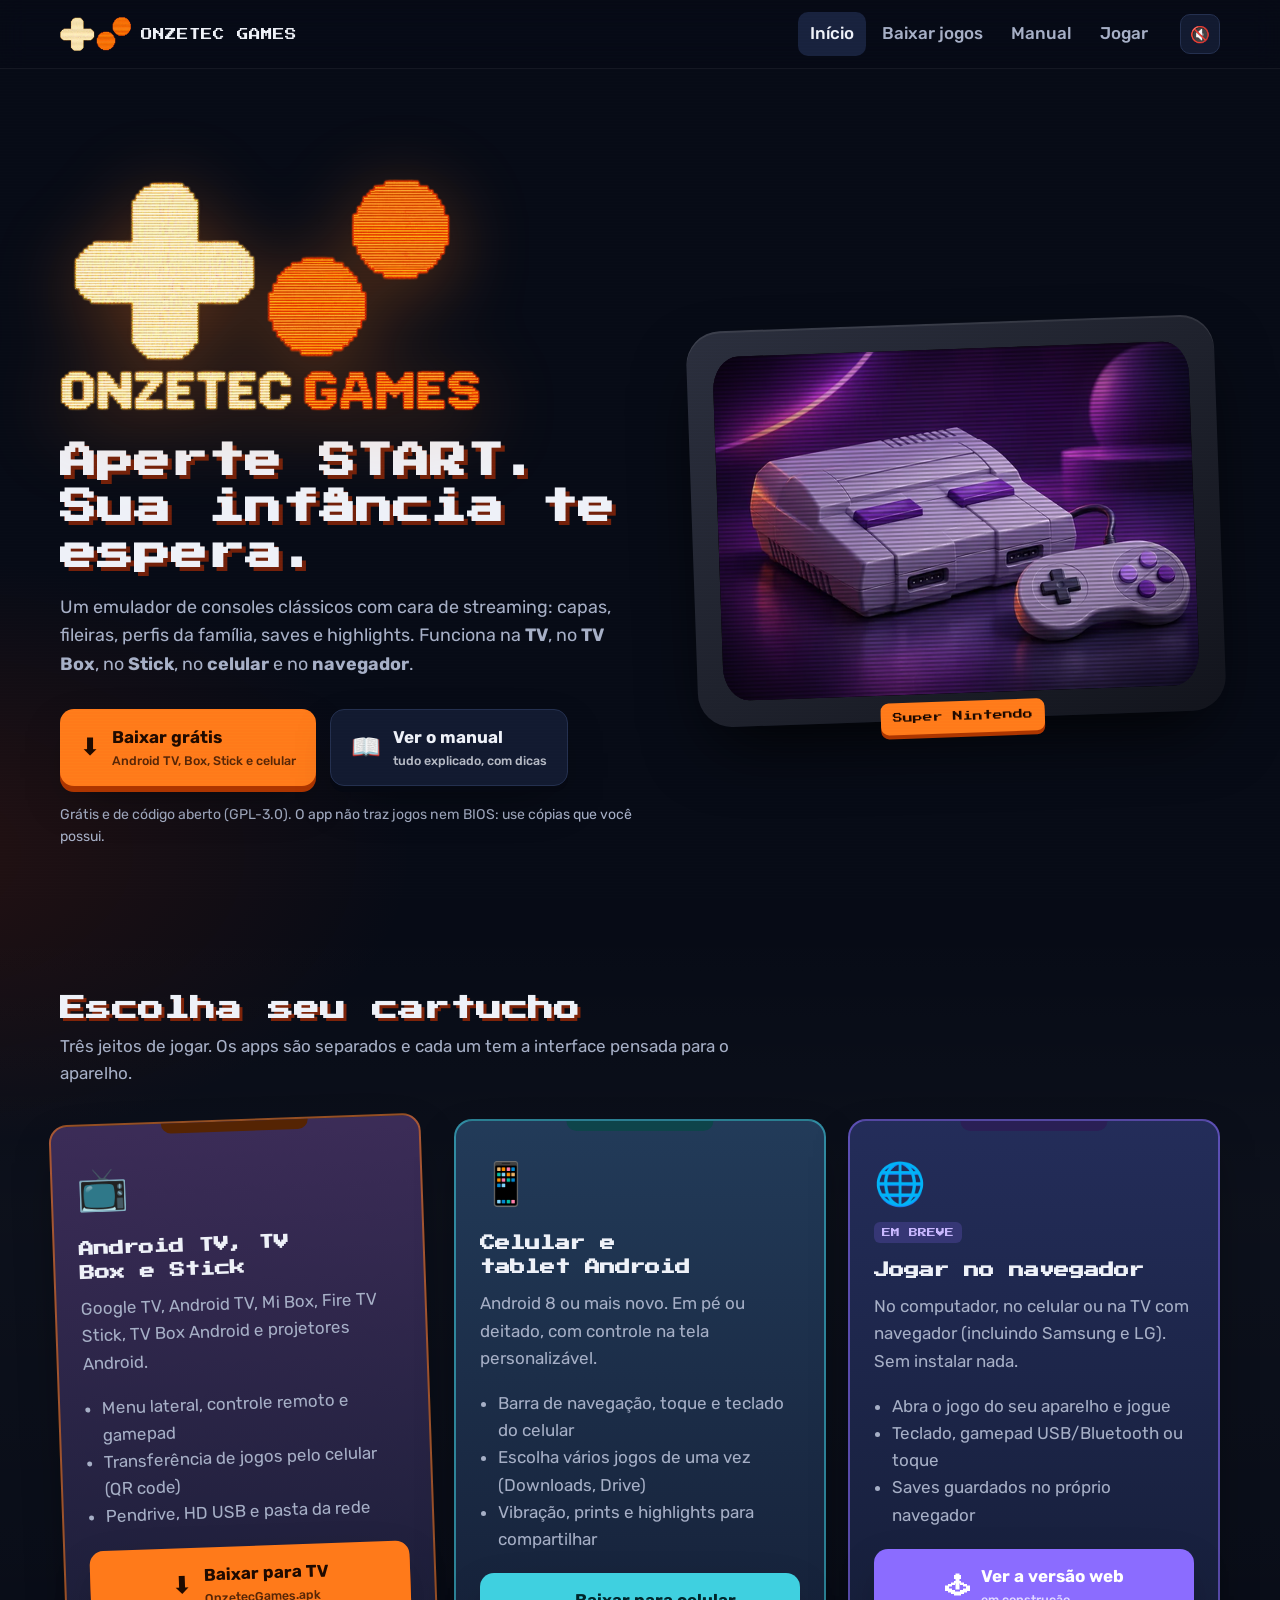
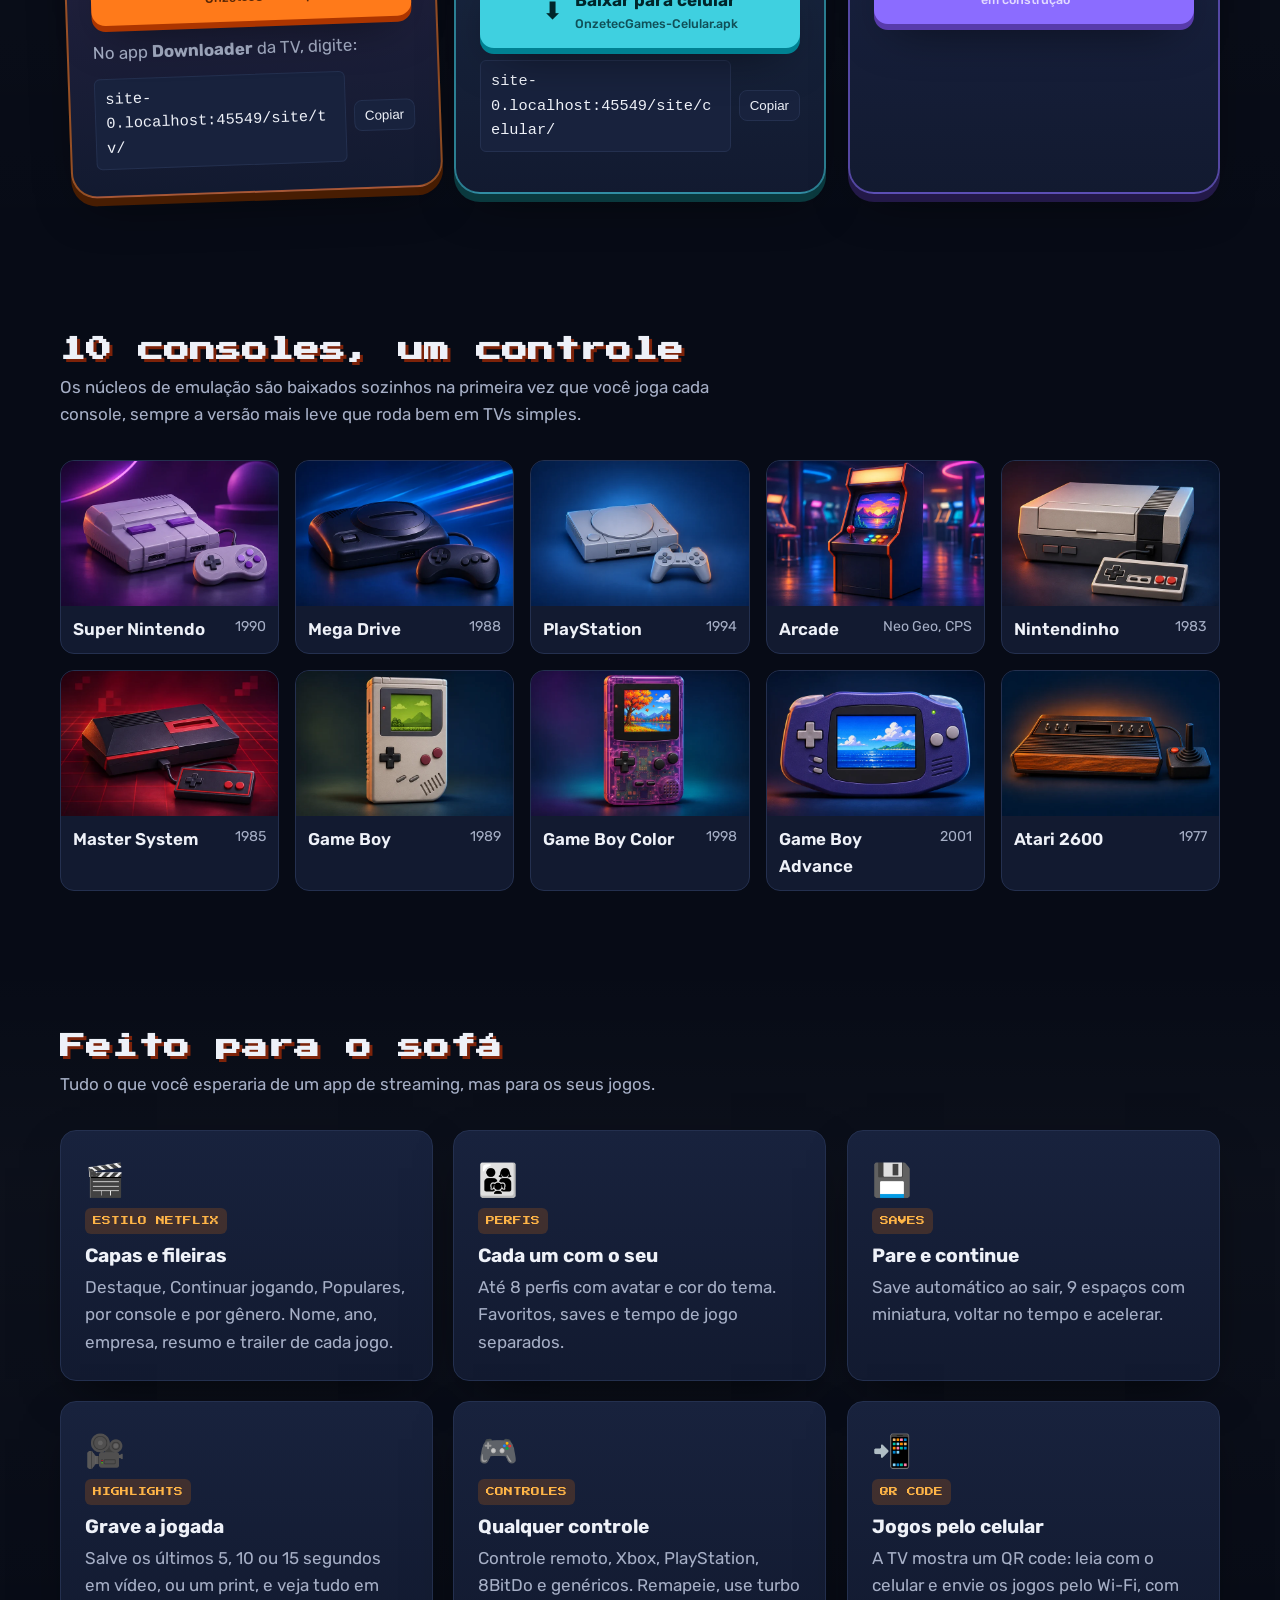
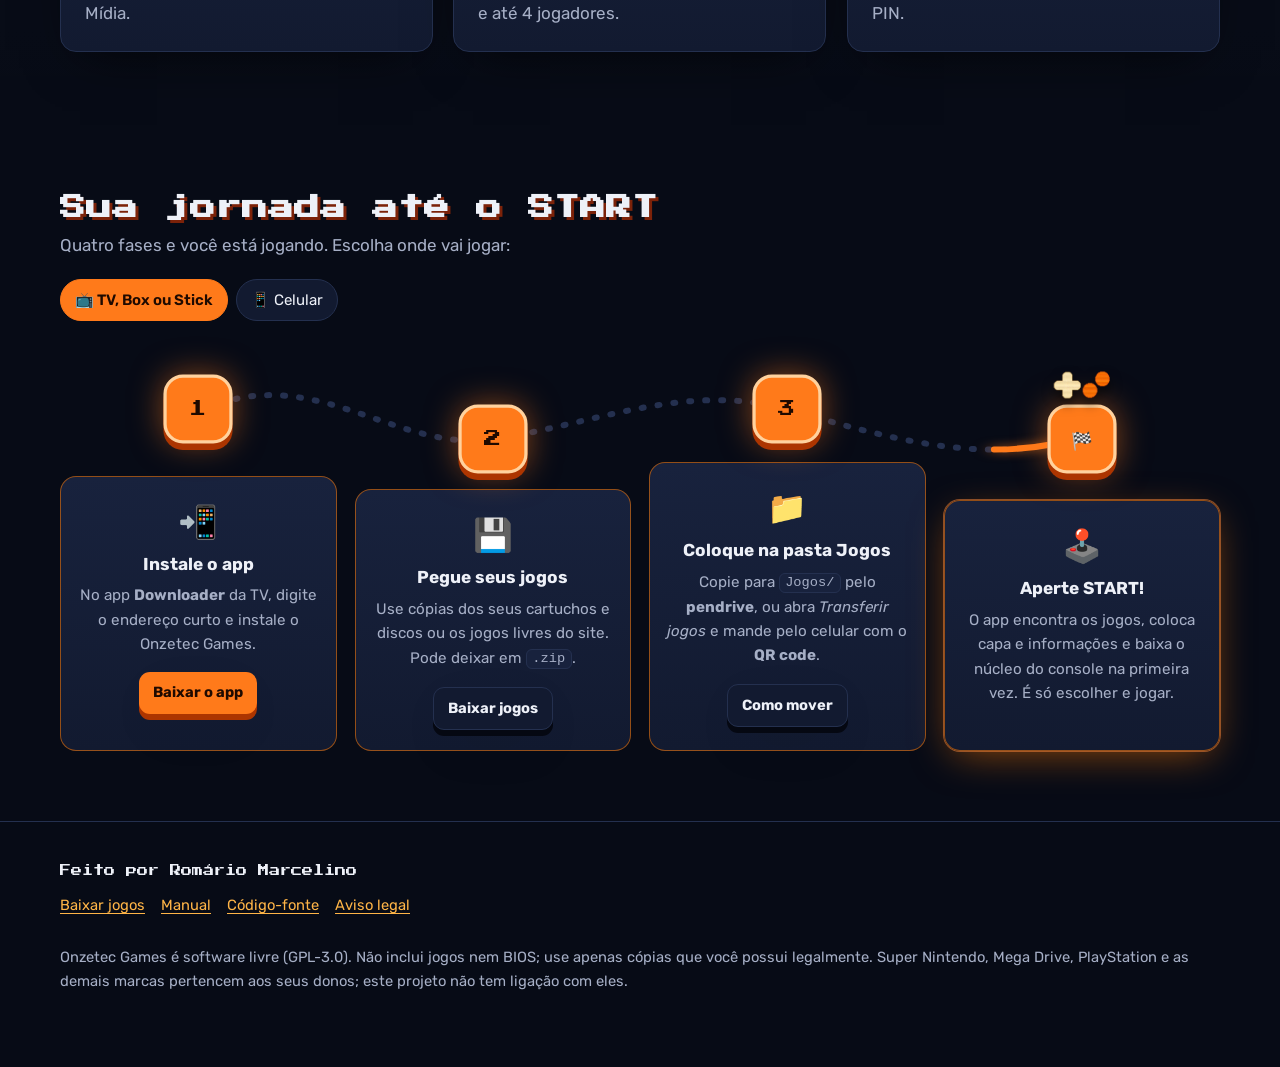
<file: site/index.html>
<!doctype html>
<html lang="pt-BR">
<head>
  <meta charset="utf-8">
  <meta name="viewport" content="width=device-width, initial-scale=1">
  <title>Onzetec Games: seus clássicos na TV, no celular e no navegador</title>
  <meta name="description" content="Emulador de consoles clássicos com cara de streaming: Super Nintendo, Mega Drive, PlayStation, Arcade, Game Boy e mais. Grátis, para Android TV, TV Box, Stick, celular e navegador.">
  <meta name="theme-color" content="#070b16">
  <meta property="og:title" content="Onzetec Games">
  <meta property="og:description" content="Seus clássicos na TV, no celular e no navegador.">
  <meta property="og:image" content="assets/img/logo.webp">
  <link rel="icon" href="favicon.png">
  <link rel="manifest" href="manifest.webmanifest">
  <link rel="preconnect" href="https://fonts.googleapis.com">
  <link rel="preconnect" href="https://fonts.gstatic.com" crossorigin>
  <link href="https://fonts.googleapis.com/css2?family=Press+Start+2P&family=Rubik:wght@400;500;600;700&display=swap" rel="stylesheet">
  <link rel="stylesheet" href="assets/css/site.css">
  <script type="module" src="assets/js/site.js"></script>
</head>
<body>
  <header class="topbar">
    <div class="wrap">
      <a class="brand" href="./"><img src="assets/img/mark.webp" alt="" width="70" height="34"><span>ONZETEC GAMES</span></a>
      <nav aria-label="Principal">
        <a href="./">Início</a>
        <a href="jogos.html">Baixar jogos</a>
        <a href="manual.html">Manual</a>
        <a href="jogar/">Jogar</a>
      </nav>
      <button class="sound-toggle" type="button" aria-pressed="false" title="Ligar som e música">🔇</button>
    </div>
  </header>

  <main>
    <section class="hero">
      <div class="wrap grid">
        <div>
          <img class="logo" src="assets/img/logo.webp" alt="Onzetec Games" width="420" height="232">
          <h1>Aperte START.<br>Sua infância te espera.</h1>
          <p class="lead">
            Um emulador de consoles clássicos com cara de streaming: capas, fileiras, perfis da família,
            saves e highlights. Funciona na <strong>TV</strong>, no <strong>TV Box</strong>, no
            <strong>Stick</strong>, no <strong>celular</strong> e no <strong>navegador</strong>.
          </p>
          <div class="ctas">
            <a class="btn" href="#baixar"><span class="ico">⬇</span><span>Baixar grátis<small>Android TV, Box, Stick e celular</small></span></a>
            <a class="btn ghost" href="manual.html"><span class="ico">📖</span><span>Ver o manual<small>tudo explicado, com dicas</small></span></a>
          </div>
          <p class="note">Grátis e de código aberto (GPL-3.0). O app não traz jogos nem BIOS: use cópias que você possui.</p>
        </div>
        <div class="tv" aria-label="Consoles suportados">
          <div class="screen">
            <img src="assets/img/consoles/snes.webp" alt="Super Nintendo" width="660" height="440">
            <img src="assets/img/consoles/megadrive.webp" alt="Mega Drive" width="660" height="440" loading="lazy">
            <img src="assets/img/consoles/psx.webp" alt="PlayStation" width="660" height="440" loading="lazy">
            <img src="assets/img/consoles/arcade.webp" alt="Arcade (Neo Geo, CPS)" width="660" height="440" loading="lazy">
            <img src="assets/img/consoles/nes.webp" alt="Nintendinho" width="660" height="440" loading="lazy">
            <img src="assets/img/consoles/gba.webp" alt="Game Boy Advance" width="660" height="440" loading="lazy">
            <img src="assets/img/consoles/mastersystem.webp" alt="Master System" width="660" height="440" loading="lazy">
            <img src="assets/img/consoles/gb.webp" alt="Game Boy" width="660" height="440" loading="lazy">
            <img src="assets/img/consoles/gbc.webp" alt="Game Boy Color" width="660" height="440" loading="lazy">
            <img src="assets/img/consoles/atari2600.webp" alt="Atari 2600" width="660" height="440" loading="lazy">
          </div>
          <span class="label">Super Nintendo</span>
        </div>
      </div>
    </section>

    <section id="baixar" class="band">
      <div class="wrap">
        <h2 class="section-title reveal">Escolha seu cartucho</h2>
        <p class="section-sub reveal">Três jeitos de jogar. Os apps são separados e cada um tem a interface pensada para o aparelho.</p>
        <div class="downloads">
          <article class="cart tv reveal">
            <div class="big">📺</div>
            <h3>Android TV, TV Box e Stick</h3>
            <p>Google TV, Android TV, Mi Box, Fire TV Stick, TV Box Android e projetores Android.</p>
            <ul>
              <li>Menu lateral, controle remoto e gamepad</li>
              <li>Transferência de jogos pelo celular (QR code)</li>
              <li>Pendrive, HD USB e pasta da rede</li>
            </ul>
            <a class="btn download" href="https://github.com/romariosamsumg-bot/EmuladorOnzetec/releases/latest/download/OnzetecGames.apk" download>
              <span class="ico">⬇</span><span>Baixar para TV<small>OnzetecGames.apk</small></span>
            </a>
            <p style="margin:14px 0 0">No app <strong>Downloader</strong> da TV, digite:</p>
            <div class="copy-line"><code id="tv-short" data-short="tv/">tv/</code><button type="button" data-copy="#tv-short">Copiar</button></div>
          </article>

          <article class="cart phone reveal">
            <div class="big">📱</div>
            <h3>Celular e tablet Android</h3>
            <p>Android 8 ou mais novo. Em pé ou deitado, com controle na tela personalizável.</p>
            <ul>
              <li>Barra de navegação, toque e teclado do celular</li>
              <li>Escolha vários jogos de uma vez (Downloads, Drive)</li>
              <li>Vibração, prints e highlights para compartilhar</li>
            </ul>
            <a class="btn cyan download" href="https://github.com/romariosamsumg-bot/EmuladorOnzetec/releases/latest/download/OnzetecGames-Celular.apk" download>
              <span class="ico">⬇</span><span>Baixar para celular<small>OnzetecGames-Celular.apk</small></span>
            </a>
            <div class="copy-line"><code id="phone-short" data-short="celular/">celular/</code><button type="button" data-copy="#phone-short">Copiar</button></div>
          </article>

          <article class="cart web reveal">
            <div class="big">🌐</div>
            <span class="tag" style="font-family:var(--pixel);font-size:.55rem;background:#8b6cff33;color:#c9b8ff;padding:6px 8px;border-radius:6px">EM BREVE</span>
            <h3>Jogar no navegador</h3>
            <p>No computador, no celular ou na TV com navegador (incluindo Samsung e LG). Sem instalar nada.</p>
            <ul>
              <li>Abra o jogo do seu aparelho e jogue</li>
              <li>Teclado, gamepad USB/Bluetooth ou toque</li>
              <li>Saves guardados no próprio navegador</li>
            </ul>
            <a class="btn violet" href="jogar/"><span class="ico">🕹</span><span>Ver a versão web<small>em construção</small></span></a>
          </article>
        </div>
      </div>
    </section>

    <section>
      <div class="wrap">
        <h2 class="section-title reveal">10 consoles, um controle</h2>
        <p class="section-sub reveal">Os núcleos de emulação são baixados sozinhos na primeira vez que você joga cada console, sempre a versão mais leve que roda bem em TVs simples.</p>
        <div class="consoles">
          <figure class="reveal"><img src="assets/img/consoles/snes.webp" alt="" loading="lazy" width="660" height="440"><figcaption>Super Nintendo <small>1990</small></figcaption></figure>
          <figure class="reveal"><img src="assets/img/consoles/megadrive.webp" alt="" loading="lazy" width="660" height="440"><figcaption>Mega Drive <small>1988</small></figcaption></figure>
          <figure class="reveal"><img src="assets/img/consoles/psx.webp" alt="" loading="lazy" width="660" height="440"><figcaption>PlayStation <small>1994</small></figcaption></figure>
          <figure class="reveal"><img src="assets/img/consoles/arcade.webp" alt="" loading="lazy" width="660" height="440"><figcaption>Arcade <small>Neo Geo, CPS</small></figcaption></figure>
          <figure class="reveal"><img src="assets/img/consoles/nes.webp" alt="" loading="lazy" width="660" height="440"><figcaption>Nintendinho <small>1983</small></figcaption></figure>
          <figure class="reveal"><img src="assets/img/consoles/mastersystem.webp" alt="" loading="lazy" width="660" height="440"><figcaption>Master System <small>1985</small></figcaption></figure>
          <figure class="reveal"><img src="assets/img/consoles/gb.webp" alt="" loading="lazy" width="660" height="440"><figcaption>Game Boy <small>1989</small></figcaption></figure>
          <figure class="reveal"><img src="assets/img/consoles/gbc.webp" alt="" loading="lazy" width="660" height="440"><figcaption>Game Boy Color <small>1998</small></figcaption></figure>
          <figure class="reveal"><img src="assets/img/consoles/gba.webp" alt="" loading="lazy" width="660" height="440"><figcaption>Game Boy Advance <small>2001</small></figcaption></figure>
          <figure class="reveal"><img src="assets/img/consoles/atari2600.webp" alt="" loading="lazy" width="660" height="440"><figcaption>Atari 2600 <small>1977</small></figcaption></figure>
        </div>
      </div>
    </section>

    <section class="band">
      <div class="wrap">
        <h2 class="section-title reveal">Feito para o sofá</h2>
        <p class="section-sub reveal">Tudo o que você esperaria de um app de streaming, mas para os seus jogos.</p>
        <div class="cards">
          <div class="card reveal"><div class="emoji">🎬</div><span class="tag">ESTILO NETFLIX</span><h3>Capas e fileiras</h3><p>Destaque, Continuar jogando, Populares, por console e por gênero. Nome, ano, empresa, resumo e trailer de cada jogo.</p></div>
          <div class="card reveal"><div class="emoji">👨‍👩‍👧</div><span class="tag">PERFIS</span><h3>Cada um com o seu</h3><p>Até 8 perfis com avatar e cor do tema. Favoritos, saves e tempo de jogo separados.</p></div>
          <div class="card reveal"><div class="emoji">💾</div><span class="tag">SAVES</span><h3>Pare e continue</h3><p>Save automático ao sair, 9 espaços com miniatura, voltar no tempo e acelerar.</p></div>
          <div class="card reveal"><div class="emoji">🎥</div><span class="tag">HIGHLIGHTS</span><h3>Grave a jogada</h3><p>Salve os últimos 5, 10 ou 15 segundos em vídeo, ou um print, e veja tudo em Mídia.</p></div>
          <div class="card reveal"><div class="emoji">🎮</div><span class="tag">CONTROLES</span><h3>Qualquer controle</h3><p>Controle remoto, Xbox, PlayStation, 8BitDo e genéricos. Remapeie, use turbo e até 4 jogadores.</p></div>
          <div class="card reveal"><div class="emoji">📲</div><span class="tag">QR CODE</span><h3>Jogos pelo celular</h3><p>A TV mostra um QR code: leia com o celular e envie os jogos pelo Wi-Fi, com PIN.</p></div>
        </div>
      </div>
    </section>

    <section class="journey" id="jornada">
      <div class="wrap">
        <h2 class="section-title reveal">Sua jornada até o START</h2>
        <p class="section-sub reveal">Quatro fases e você está jogando. Escolha onde vai jogar:</p>
        <div class="device-switch reveal" role="group" aria-label="Onde você vai jogar">
          <button type="button" class="chip" data-device="tv" aria-pressed="true">📺 TV, Box ou Stick</button>
          <button type="button" class="chip" data-device="phone" aria-pressed="false">📱 Celular</button>
        </div>
        <div class="map" data-device="tv">
          <svg class="trail h" viewBox="0 0 1000 200" preserveAspectRatio="none" aria-hidden="true">
            <path class="base" d="M125,100 C220,20 290,175 375,150 S540,55 625,100 S790,195 875,150"/>
            <path class="draw" pathLength="1" d="M125,100 C220,20 290,175 375,150 S540,55 625,100 S790,195 875,150"/>
          </svg>
          <svg class="trail v" viewBox="0 0 60 1000" preserveAspectRatio="none" aria-hidden="true">
            <path class="base" d="M30,40 C60,150 0,250 30,330 S60,520 30,600 S0,780 30,880"/>
            <path class="draw" pathLength="1" d="M30,40 C60,150 0,250 30,330 S60,520 30,600 S0,780 30,880"/>
          </svg>
          <img class="mascot" src="assets/img/mark.webp" alt="" width="64" height="31" aria-hidden="true">
          <ol class="stages">
            <li class="stage">
              <div class="node"><span>1</span></div>
              <div class="stage-card">
                <div class="emoji">📲</div>
                <h3>Instale o app</h3>
                <p data-tv>No app <strong>Downloader</strong> da TV, digite o endereço curto e instale o Onzetec Games.</p>
                <p data-phone>Baixe o app de celular e, quando o Android perguntar, <strong>permita instalar</strong> desta fonte.</p>
                <a class="btn small" href="#baixar">Baixar o app</a>
              </div>
            </li>
            <li class="stage">
              <div class="node"><span>2</span></div>
              <div class="stage-card">
                <div class="emoji">💾</div>
                <h3>Pegue seus jogos</h3>
                <p>Use cópias dos seus cartuchos e discos ou os jogos livres do site. Pode deixar em <code>.zip</code>.</p>
                <a class="btn small ghost" href="jogos.html">Baixar jogos</a>
              </div>
            </li>
            <li class="stage">
              <div class="node"><span>3</span></div>
              <div class="stage-card">
                <div class="emoji">📁</div>
                <h3>Coloque na pasta Jogos</h3>
                <p data-tv>Copie para <code>Jogos/</code> pelo <strong>pendrive</strong>, ou abra <em>Transferir jogos</em> e mande pelo celular com o <strong>QR code</strong>.</p>
                <p data-phone>Toque em <strong>Adicionar jogos → Escolher arquivos</strong> e marque os jogos: o app separa por console sozinho.</p>
                <a class="btn small ghost" data-tv href="manual.html#pasta-jogos">Como mover</a>
                <a class="btn small ghost" data-phone href="manual.html#celular-arquivos">Como adicionar</a>
              </div>
            </li>
            <li class="stage final">
              <div class="node"><span>🏁</span></div>
              <div class="stage-card">
                <div class="emoji">🕹️</div>
                <h3>Aperte START!</h3>
                <p>O app encontra os jogos, coloca capa e informações e baixa o núcleo do console na primeira vez. É só escolher e jogar.</p>
              </div>
            </li>
          </ol>
        </div>
      </div>
    </section>
  </main>

  <footer>
    <div class="wrap">
      <span class="made">Feito por Romário Marcelino</span>
      <nav><a href="jogos.html">Baixar jogos</a><a href="manual.html">Manual</a><a href="https://github.com/romariosamsumg-bot/EmuladorOnzetec">Código-fonte</a><a href="manual.html#legal">Aviso legal</a></nav>
      <p>Onzetec Games é software livre (GPL-3.0). Não inclui jogos nem BIOS; use apenas cópias que você possui legalmente. Super Nintendo, Mega Drive, PlayStation e as demais marcas pertencem aos seus donos; este projeto não tem ligação com eles.</p>
    </div>
  </footer>
</body>
</html>
</file>
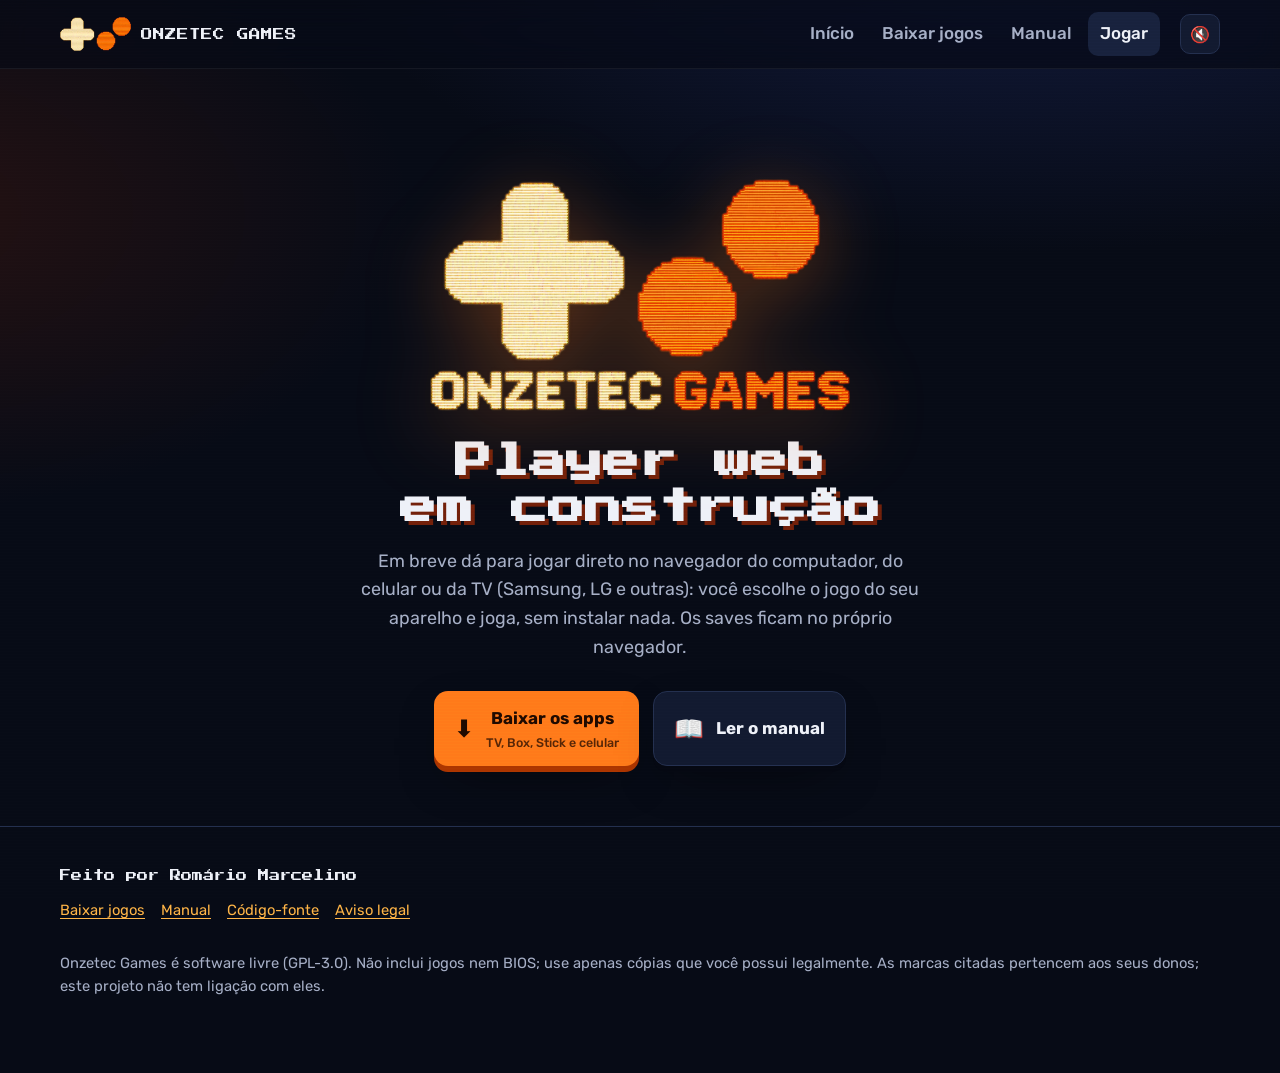
<file: site/jogar/index.html>
<!doctype html>
<html lang="pt-BR">
<head>
  <meta charset="utf-8">
  <meta name="viewport" content="width=device-width, initial-scale=1">
  <title>Jogar no navegador · Onzetec Games</title>
  <meta name="description" content="Versão web do Onzetec Games: jogue clássicos no navegador.">
  <meta name="theme-color" content="#070b16">
  <link rel="icon" href="../favicon.png">
  <link rel="manifest" href="../manifest.webmanifest">
  <link rel="preconnect" href="https://fonts.googleapis.com">
  <link rel="preconnect" href="https://fonts.gstatic.com" crossorigin>
  <link href="https://fonts.googleapis.com/css2?family=Press+Start+2P&family=Rubik:wght@400;500;600;700&display=swap" rel="stylesheet">
  <link rel="stylesheet" href="../assets/css/site.css">
  <script type="module" src="../assets/js/site.js"></script>
</head>
<body>
  <header class="topbar">
    <div class="wrap">
      <a class="brand" href=".././"><img src="../assets/img/mark.webp" alt="" width="70" height="34"><span>ONZETEC GAMES</span></a>
      <nav aria-label="Principal">
        <a href=".././">Início</a>
        <a href="../jogos.html">Baixar jogos</a>
        <a href="../manual.html">Manual</a>
        <a href="../jogar/">Jogar</a>
      </nav>
      <button class="sound-toggle" type="button" aria-pressed="false" title="Ligar som e música">🔇</button>
    </div>
  </header>

  <main>
    <section class="hero">
      <div class="wrap" style="text-align:center">
        <img class="logo" src="../assets/img/logo.webp" alt="Onzetec Games" width="420" height="232" style="margin-inline:auto">
        <h1>Player web<br>em construção</h1>
        <p class="lead" style="margin-inline:auto">Em breve dá para jogar direto no navegador do computador, do celular ou da TV (Samsung, LG e outras): você escolhe o jogo do seu aparelho e joga, sem instalar nada. Os saves ficam no próprio navegador.</p>
        <div class="ctas" style="justify-content:center">
          <a class="btn" href="../#baixar"><span class="ico">⬇</span><span>Baixar os apps<small>TV, Box, Stick e celular</small></span></a>
          <a class="btn ghost" href="../manual.html"><span class="ico">📖</span><span>Ler o manual</span></a>
        </div>
      </div>
    </section>
  </main>

  <footer>
    <div class="wrap">
      <span class="made">Feito por Romário Marcelino</span>
      <nav><a href="../jogos.html">Baixar jogos</a><a href="../manual.html">Manual</a><a href="https://github.com/romariosamsumg-bot/EmuladorOnzetec">Código-fonte</a><a href="../manual.html#legal">Aviso legal</a></nav>
      <p>Onzetec Games é software livre (GPL-3.0). Não inclui jogos nem BIOS; use apenas cópias que você possui legalmente. As marcas citadas pertencem aos seus donos; este projeto não tem ligação com eles.</p>
    </div>
  </footer>
</body>
</html>
</file>
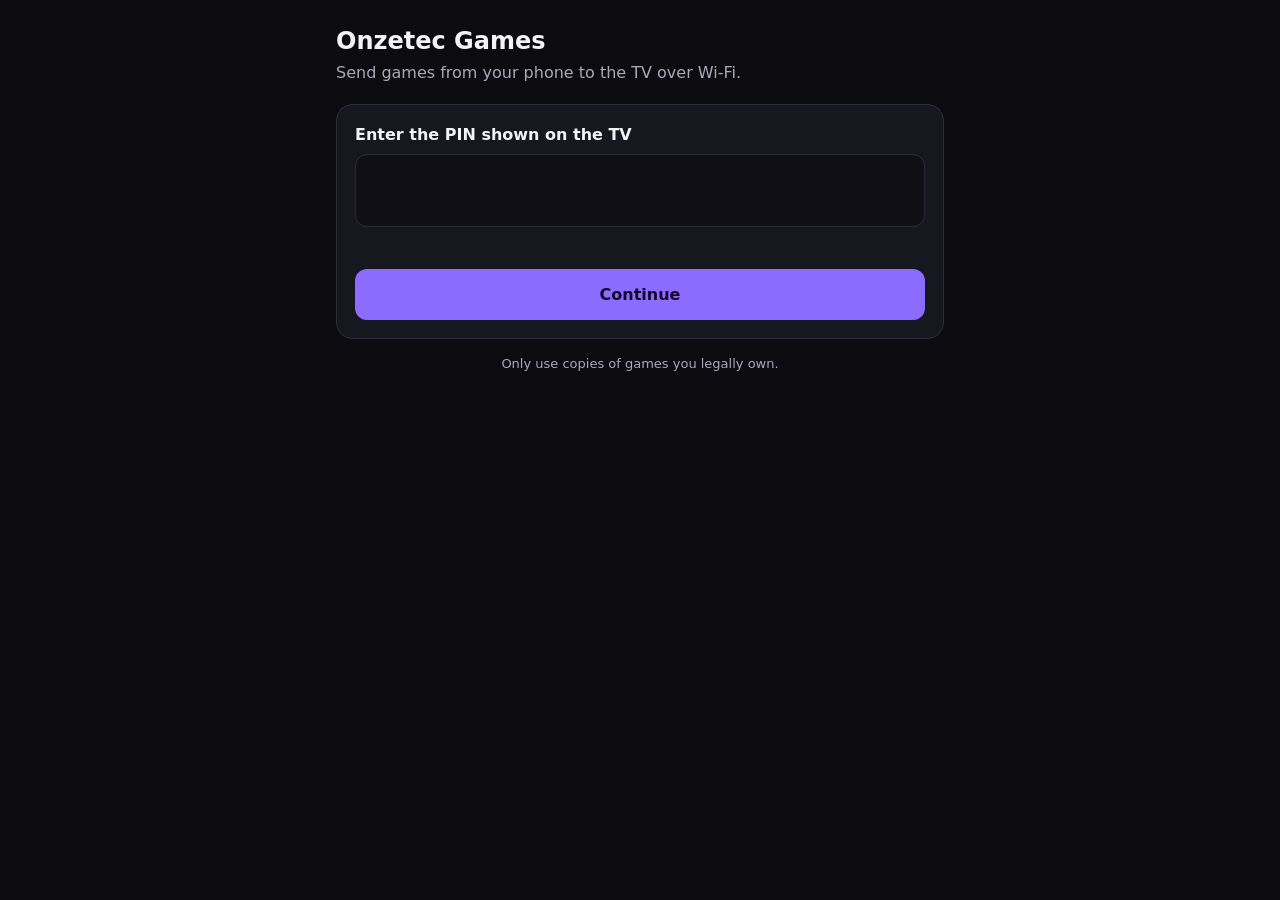
<file: data/src/main/assets/web/index.html>
<!doctype html>
<html lang="pt-BR">
<head>
<meta charset="utf-8">
<meta name="viewport" content="width=device-width, initial-scale=1, viewport-fit=cover">
<meta name="color-scheme" content="dark">
<title>Onzetec Games — Enviar jogos</title>
<style>
  :root { --bg:#0b0b10; --card:#17171f; --line:#2c2c38; --text:#f2f2f7; --muted:#a9a9b8; --accent:#8b6cff; --ok:#5bd68a; --err:#ff6b6b; }
  * { box-sizing:border-box; }
  body { margin:0; background:var(--bg); color:var(--text); font:16px/1.45 system-ui,-apple-system,"Segoe UI",Roboto,sans-serif; }
  main { max-width:640px; margin:0 auto; padding:20px 16px calc(32px + env(safe-area-inset-bottom)); }
  h1 { font-size:24px; margin:4px 0 2px; }
  .sub { color:var(--muted); margin:0 0 20px; }
  .card { background:var(--card); border:1px solid var(--line); border-radius:16px; padding:18px; margin-bottom:16px; }
  label { display:block; font-weight:600; margin-bottom:8px; }
  input, select, button { font:inherit; color:inherit; }
  .pin { width:100%; font-size:32px; letter-spacing:12px; text-align:center; padding:12px; border-radius:12px; border:1px solid var(--line); background:#0f0f15; }
  select { width:100%; padding:12px; border-radius:12px; border:1px solid var(--line); background:#0f0f15; margin-bottom:14px; }
  .btn { display:block; width:100%; padding:14px; border:0; border-radius:12px; background:var(--accent); color:#12082e; font-weight:700; cursor:pointer; margin-top:12px; }
  .btn:disabled { opacity:.5; }
  .drop { border:2px dashed var(--line); border-radius:16px; padding:28px 16px; text-align:center; color:var(--muted); transition:border-color .15s, background .15s; }
  .drop.over { border-color:var(--accent); background:#1d1830; color:var(--text); }
  .drop strong { color:var(--text); display:block; margin-bottom:6px; }
  ul { list-style:none; padding:0; margin:0; }
  li { padding:12px 0; border-top:1px solid var(--line); }
  li:first-child { border-top:0; }
  .row { display:flex; justify-content:space-between; gap:12px; }
  .name { overflow-wrap:anywhere; }
  .status { color:var(--muted); font-size:14px; white-space:nowrap; }
  .status.ok { color:var(--ok); } .status.err { color:var(--err); white-space:normal; text-align:right; }
  .bar { height:6px; background:#0f0f15; border-radius:3px; overflow:hidden; margin-top:8px; }
  .bar > div { height:100%; width:0; background:var(--accent); transition:width .15s; }
  .msg { color:var(--err); min-height:1.4em; margin:8px 0 0; }
  .hidden { display:none; }
  .legal { color:var(--muted); font-size:13px; text-align:center; }
</style>
</head>
<body>
<main>
  <h1>Onzetec Games</h1>
  <p class="sub" id="t-sub"></p>

  <section class="card" id="pin-card">
    <label for="pin" id="t-pin"></label>
    <input id="pin" class="pin" inputmode="numeric" pattern="[0-9]*" maxlength="4" autocomplete="one-time-code">
    <p class="msg" id="pin-msg" role="alert"></p>
    <button class="btn" id="pin-btn"></button>
  </section>

  <section class="card hidden" id="send-card">
    <label for="system" id="t-console"></label>
    <select id="system"></select>
    <div class="drop" id="drop">
      <strong id="t-drop"></strong><span id="t-types"></span>
    </div>
    <input id="files" type="file" multiple class="hidden">
    <button class="btn" id="pick"></button>
    <p class="msg" id="send-msg" role="alert"></p>
  </section>

  <section class="card hidden" id="list-card">
    <ul id="list" aria-live="polite"></ul>
  </section>
  <p class="legal" id="t-legal"></p>
</main>
<script>
"use strict";
const T = {
  pt: { sub:"Envie jogos do celular para a TV pela rede Wi-Fi.", pin:"Digite o PIN que aparece na TV", enter:"Continuar",
        badPin:"PIN incorreto. Confira na tela da TV.", locked:"Muitas tentativas. Aguarde 1 minuto.", net:"Não foi possível falar com a TV. Ela está na mesma rede Wi-Fi e com a tela “Transferir jogos” aberta?",
        console:"Console", auto:"Detectar automaticamente", drop:"Arraste os arquivos para cá", types:"ou toque em “Escolher arquivos”. Aceita: ", pick:"Escolher arquivos",
        waiting:"Na fila", sending:"Enviando", ok:"Enviado", bios:"BIOS recebida", to:"→ ",
        tooBig:"Arquivo grande demais.", noSpace:"Sem espaço na TV.", notGame:"Não parece um jogo destes consoles.", interrupted:"Envio interrompido. Tente de novo.", error:"Erro no envio.",
        free:"Espaço livre na TV: ", legal:"Use apenas cópias de jogos que você possui legalmente." },
  en: { sub:"Send games from your phone to the TV over Wi-Fi.", pin:"Enter the PIN shown on the TV", enter:"Continue",
        badPin:"Wrong PIN. Check the TV screen.", locked:"Too many attempts. Wait 1 minute.", net:"Could not reach the TV. Is it on the same Wi-Fi with the “Transfer games” screen open?",
        console:"Console", auto:"Detect automatically", drop:"Drag files here", types:"or tap “Choose files”. Accepted: ", pick:"Choose files",
        waiting:"Queued", sending:"Sending", ok:"Sent", bios:"BIOS received", to:"→ ",
        tooBig:"File too large.", noSpace:"Not enough space on the TV.", notGame:"Does not look like a game for these consoles.", interrupted:"Upload interrupted. Try again.", error:"Upload error.",
        free:"Free space on the TV: ", legal:"Only use copies of games you legally own." },
  es: { sub:"Envía juegos del móvil a la TV por Wi-Fi.", pin:"Escribe el PIN que aparece en la TV", enter:"Continuar",
        badPin:"PIN incorrecto. Revisa la pantalla de la TV.", locked:"Demasiados intentos. Espera 1 minuto.", net:"No se pudo conectar con la TV. ¿Está en la misma red Wi-Fi con la pantalla “Transferir juegos” abierta?",
        console:"Consola", auto:"Detectar automáticamente", drop:"Arrastra los archivos aquí", types:"o toca “Elegir archivos”. Acepta: ", pick:"Elegir archivos",
        waiting:"En cola", sending:"Enviando", ok:"Enviado", bios:"BIOS recibida", to:"→ ",
        tooBig:"Archivo demasiado grande.", noSpace:"No hay espacio en la TV.", notGame:"No parece un juego de estas consolas.", interrupted:"Envío interrumpido. Inténtalo de nuevo.", error:"Error en el envío.",
        free:"Espacio libre en la TV: ", legal:"Usa solo copias de juegos que poseas legalmente." },
};
const lang = (navigator.language || "pt").slice(0, 2);
const t = T[lang] || T.pt;
document.documentElement.lang = lang === "en" ? "en" : lang === "es" ? "es" : "pt-BR";
const $ = (id) => document.getElementById(id);
for (const [id, key] of [["t-sub","sub"],["t-pin","pin"],["pin-btn","enter"],["t-console","console"],["t-drop","drop"],["pick","pick"],["t-legal","legal"]]) $(id).textContent = t[key];

let pin = new URLSearchParams(location.search).get("pin") || "";
let consoles = [], extensions = [], queue = [], busy = false;
const errorText = { bad_pin:t.badPin, locked:t.locked, too_big:t.tooBig, no_space:t.noSpace, not_a_game:t.notGame, interrupted:t.interrupted };

function size(b) { const u=["B","KB","MB","GB"]; let i=0; while (b>=1024 && i<3) { b/=1024; i++; } return b.toFixed(i?1:0)+" "+u[i]; }

async function login() {
  $("pin-msg").textContent = "";
  try {
    const r = await fetch("/api/info", { headers: { "X-Pin": pin } });
    if (!r.ok) {
      const e = await r.json().catch(() => ({}));
      $("pin-msg").textContent = errorText[e.error] || t.badPin;
      $("pin-card").classList.remove("hidden");
      return;
    }
    const info = await r.json();
    consoles = info.consoles;
    extensions = [...new Set(consoles.flatMap(c => c.extensions))];
    $("system").innerHTML = `<option value="auto">${t.auto}</option>` +
      consoles.map(c => `<option value="${c.id}">${c.name}</option>`).join("");
    $("t-types").textContent = t.types + extensions.map(e => "." + e).join(" ") + ". " + t.free + size(info.freeBytes);
    $("files").accept = extensions.map(e => "." + e).join(",");
    $("pin-card").classList.add("hidden");
    $("send-card").classList.remove("hidden");
  } catch (e) {
    $("pin-msg").textContent = t.net;
    $("pin-card").classList.remove("hidden");
  }
}

function add(files) {
  const system = $("system").value;
  for (const f of files) {
    const li = document.createElement("li");
    li.innerHTML = `<div class="row"><span class="name"></span><span class="status">${t.waiting}</span></div><div class="bar"><div></div></div>`;
    li.querySelector(".name").textContent = f.name + " (" + size(f.size) + ")";
    $("list").prepend(li);
    queue.push({ file: f, system, li });
  }
  $("list-card").classList.remove("hidden");
  next();
}

function next() {
  if (busy || !queue.length) return;
  busy = true;
  const item = queue.shift();
  const status = item.li.querySelector(".status"), bar = item.li.querySelector(".bar > div");
  const xhr = new XMLHttpRequest();
  xhr.open("POST", "/api/upload?name=" + encodeURIComponent(item.file.name) + "&system=" + item.system);
  xhr.setRequestHeader("X-Pin", pin);
  xhr.setRequestHeader("Content-Type", "application/octet-stream");
  xhr.upload.onprogress = (e) => {
    if (!e.lengthComputable) return;
    const p = Math.round(e.loaded * 100 / e.total);
    bar.style.width = p + "%";
    status.textContent = t.sending + " " + p + "%";
  };
  const done = (ok, text) => {
    status.textContent = text;
    status.className = "status " + (ok ? "ok" : "err");
    if (ok) bar.style.width = "100%";
    busy = false;
    next();
  };
  xhr.onload = () => {
    let r = {};
    try { r = JSON.parse(xhr.responseText); } catch (e) {}
    if (xhr.status === 200 && r.ok) {
      const c = consoles.find(c => c.id === r.system);
      done(true, r.bios ? t.bios : t.ok + (c ? " " + t.to + c.name : ""));
    } else {
      if (r.error === "bad_pin" || r.error === "locked") { $("send-card").classList.add("hidden"); $("pin-card").classList.remove("hidden"); $("pin-msg").textContent = errorText[r.error]; }
      done(false, errorText[r.error] || t.error);
    }
  };
  xhr.onerror = () => done(false, t.net);
  xhr.send(item.file);
}

$("pin").value = pin;
$("pin").addEventListener("input", (e) => { e.target.value = e.target.value.replace(/\D/g, "").slice(0, 4); });
$("pin-btn").addEventListener("click", () => { pin = $("pin").value; login(); });
$("pin").addEventListener("keydown", (e) => { if (e.key === "Enter") $("pin-btn").click(); });
$("pick").addEventListener("click", () => $("files").click());
$("files").addEventListener("change", (e) => { add(e.target.files); e.target.value = ""; });
const drop = $("drop");
drop.addEventListener("dragover", (e) => { e.preventDefault(); drop.classList.add("over"); });
drop.addEventListener("dragleave", () => drop.classList.remove("over"));
drop.addEventListener("drop", (e) => { e.preventDefault(); drop.classList.remove("over"); add(e.dataTransfer.files); });
if (pin.length === 4) login();
</script>
</body>
</html>
</file>
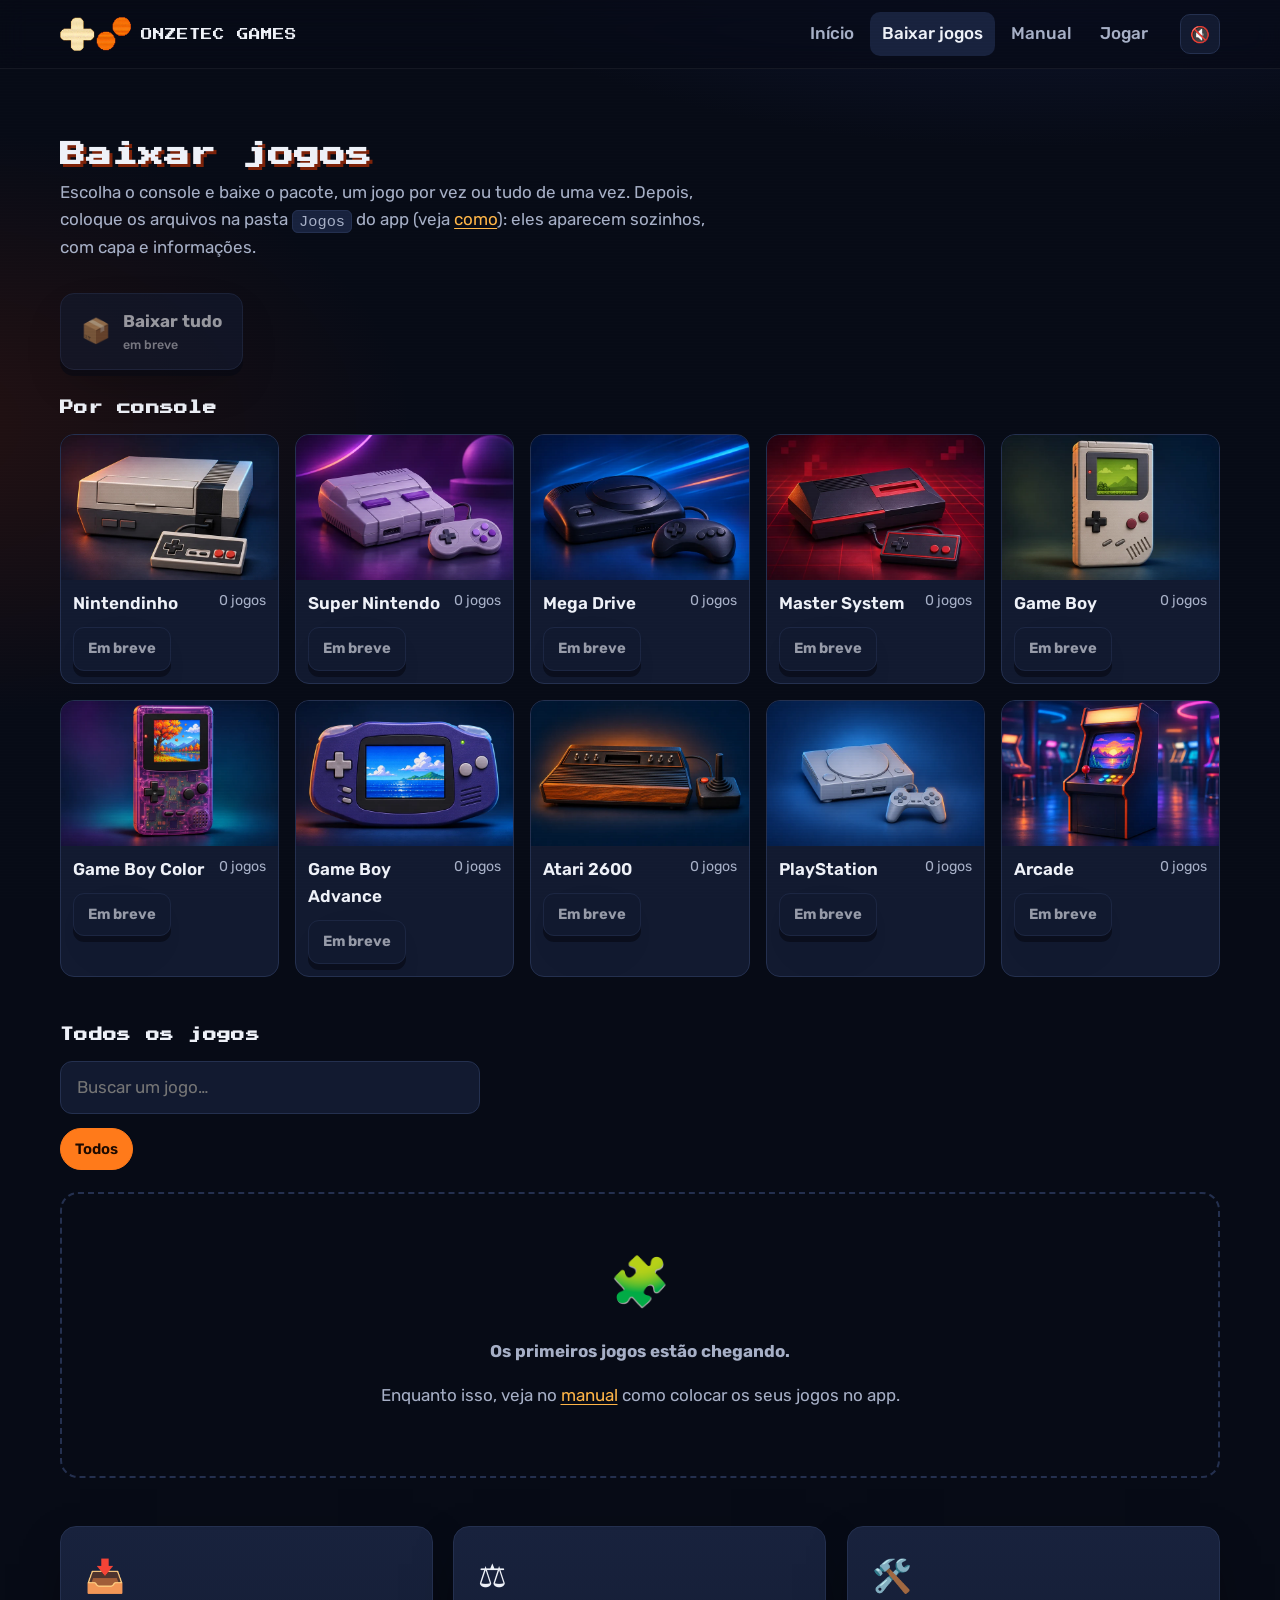
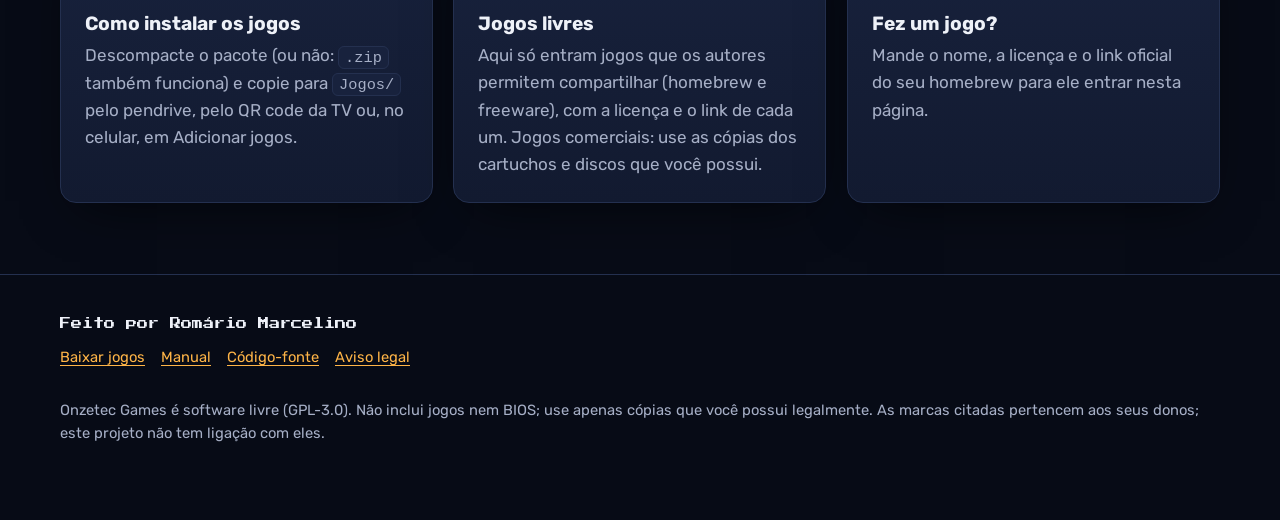
<file: site/jogos.html>
<!doctype html>
<html lang="pt-BR">
<head>
  <meta charset="utf-8">
  <meta name="viewport" content="width=device-width, initial-scale=1">
  <title>Baixar jogos · Onzetec Games</title>
  <meta name="description" content="Jogos livres (homebrew) para baixar e jogar no Onzetec Games, por console ou todos de uma vez.">
  <meta name="theme-color" content="#070b16">
  <link rel="icon" href="favicon.png">
  <link rel="manifest" href="manifest.webmanifest">
  <link rel="preconnect" href="https://fonts.googleapis.com">
  <link rel="preconnect" href="https://fonts.gstatic.com" crossorigin>
  <link href="https://fonts.googleapis.com/css2?family=Press+Start+2P&family=Rubik:wght@400;500;600;700&display=swap" rel="stylesheet">
  <link rel="stylesheet" href="assets/css/site.css">
  <script type="module" src="assets/js/site.js"></script>
  <script type="module" src="assets/js/jogos.js"></script>
</head>
<body>
  <header class="topbar">
    <div class="wrap">
      <a class="brand" href="./"><img src="assets/img/mark.webp" alt="" width="70" height="34"><span>ONZETEC GAMES</span></a>
      <nav aria-label="Principal">
        <a href="./">Início</a>
        <a href="jogos.html">Baixar jogos</a>
        <a href="manual.html">Manual</a>
        <a href="jogar/">Jogar</a>
      </nav>
      <button class="sound-toggle" type="button" aria-pressed="false" title="Ligar som e música">🔇</button>
    </div>
  </header>

  <main>
    <section>
      <div class="wrap">
        <h2 class="section-title reveal">Baixar jogos</h2>
        <p class="section-sub reveal">Escolha o console e baixe o pacote, um jogo por vez ou tudo de uma vez. Depois, coloque os arquivos na pasta <code>Jogos</code> do app (veja <a href="manual.html#colocar-jogos">como</a>): eles aparecem sozinhos, com capa e informações.</p>
        <div id="geral" class="reveal" style="margin-bottom:28px"></div>

        <h3 class="pixel" style="font-size:.85rem;margin:0 0 16px">Por console</h3>
        <div id="consoles" class="consoles" style="margin-bottom:48px"></div>

        <h3 id="lista-titulo" class="pixel" style="font-size:.85rem;margin:0 0 16px">Todos os jogos</h3>
        <input id="busca" class="search" type="search" placeholder="Buscar um jogo…" aria-label="Buscar um jogo">
        <div id="filtros" class="filters" role="group" aria-label="Console"></div>
        <div id="lista"></div>

        <div class="cards" style="margin-top:48px">
          <div class="card reveal"><div class="emoji">📥</div><h3>Como instalar os jogos</h3><p>Descompacte o pacote (ou não: <code>.zip</code> também funciona) e copie para <code>Jogos/</code> pelo pendrive, pelo QR code da TV ou, no celular, em Adicionar jogos.</p></div>
          <div class="card reveal"><div class="emoji">⚖️</div><h3>Jogos livres</h3><p>Aqui só entram jogos que os autores permitem compartilhar (homebrew e freeware), com a licença e o link de cada um. Jogos comerciais: use as cópias dos cartuchos e discos que você possui.</p></div>
          <div class="card reveal"><div class="emoji">🛠️</div><h3>Fez um jogo?</h3><p>Mande o nome, a licença e o link oficial do seu homebrew para ele entrar nesta página.</p></div>
        </div>
      </div>
    </section>
  </main>
  <footer>
    <div class="wrap">
      <span class="made">Feito por Romário Marcelino</span>
      <nav><a href="jogos.html">Baixar jogos</a><a href="manual.html">Manual</a><a href="https://github.com/romariosamsumg-bot/EmuladorOnzetec">Código-fonte</a><a href="manual.html#legal">Aviso legal</a></nav>
      <p>Onzetec Games é software livre (GPL-3.0). Não inclui jogos nem BIOS; use apenas cópias que você possui legalmente. As marcas citadas pertencem aos seus donos; este projeto não tem ligação com eles.</p>
    </div>
  </footer>
</body>
</html>
</file>
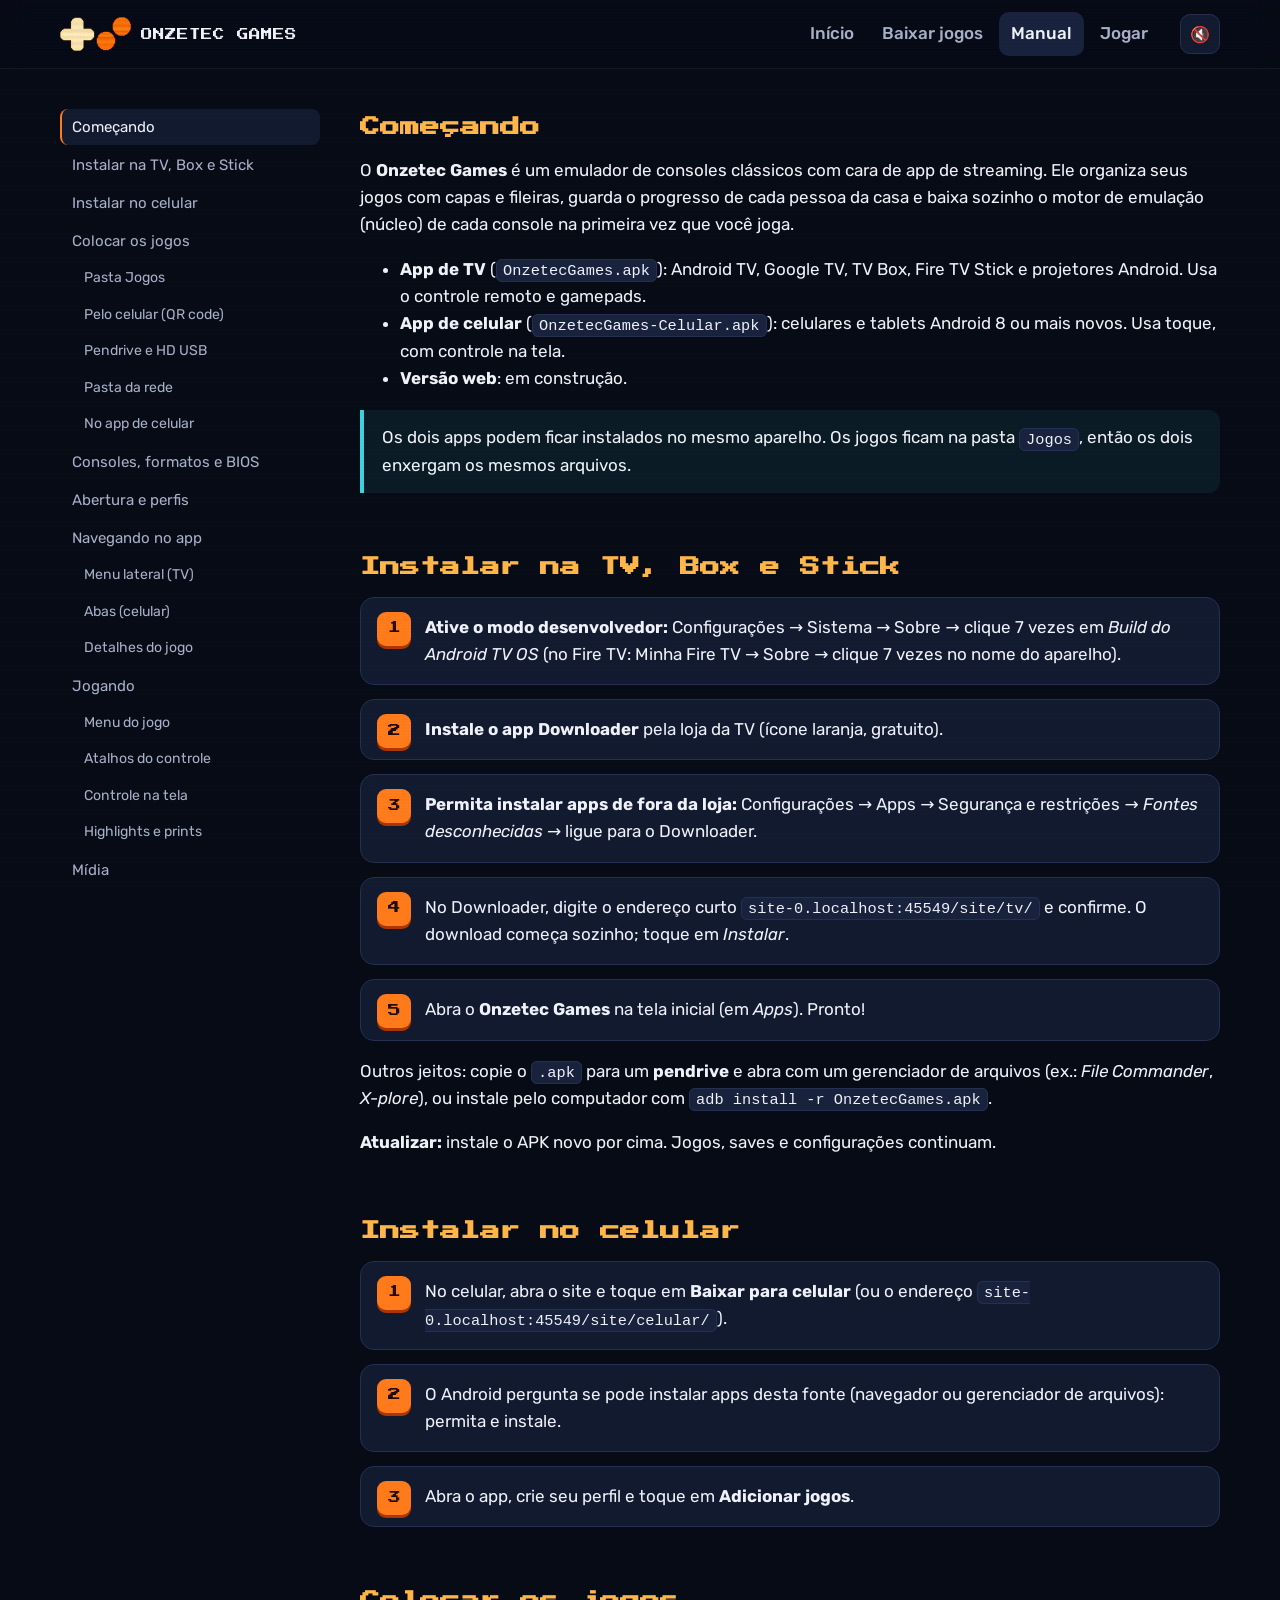
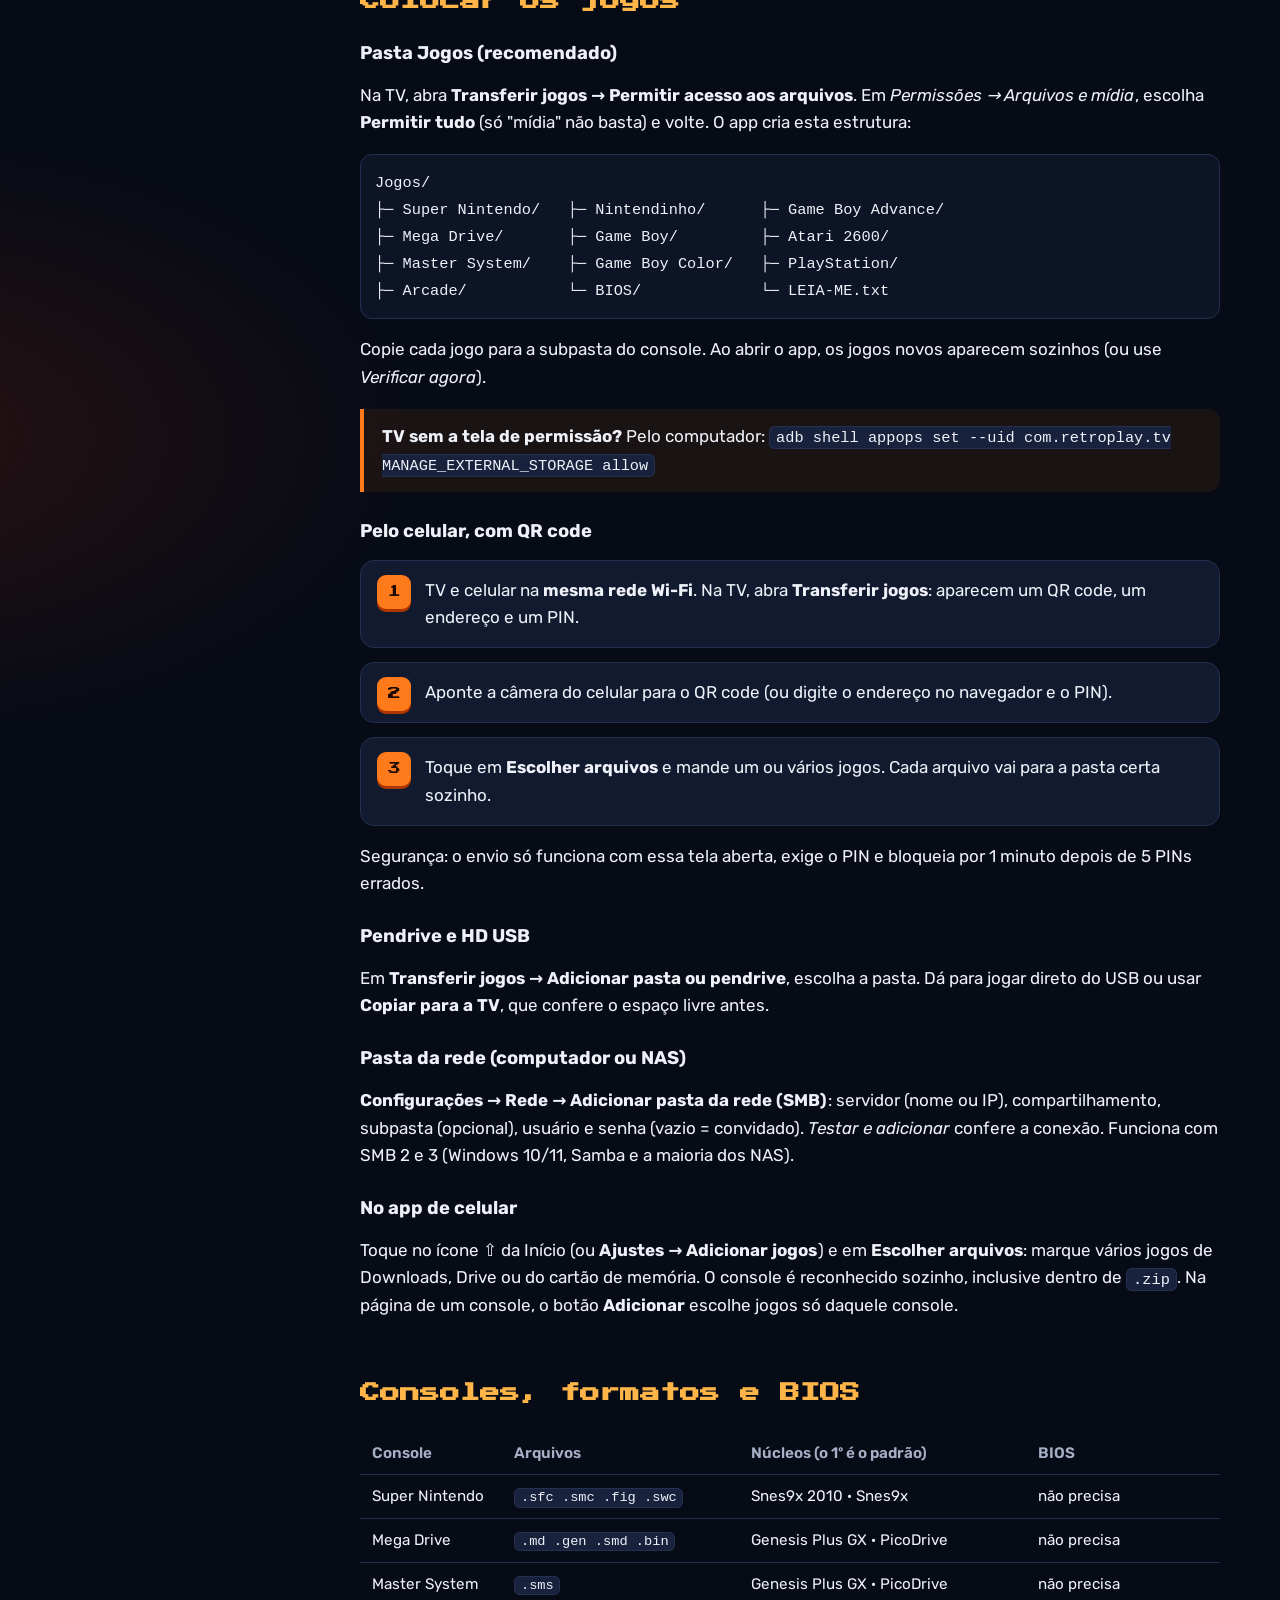
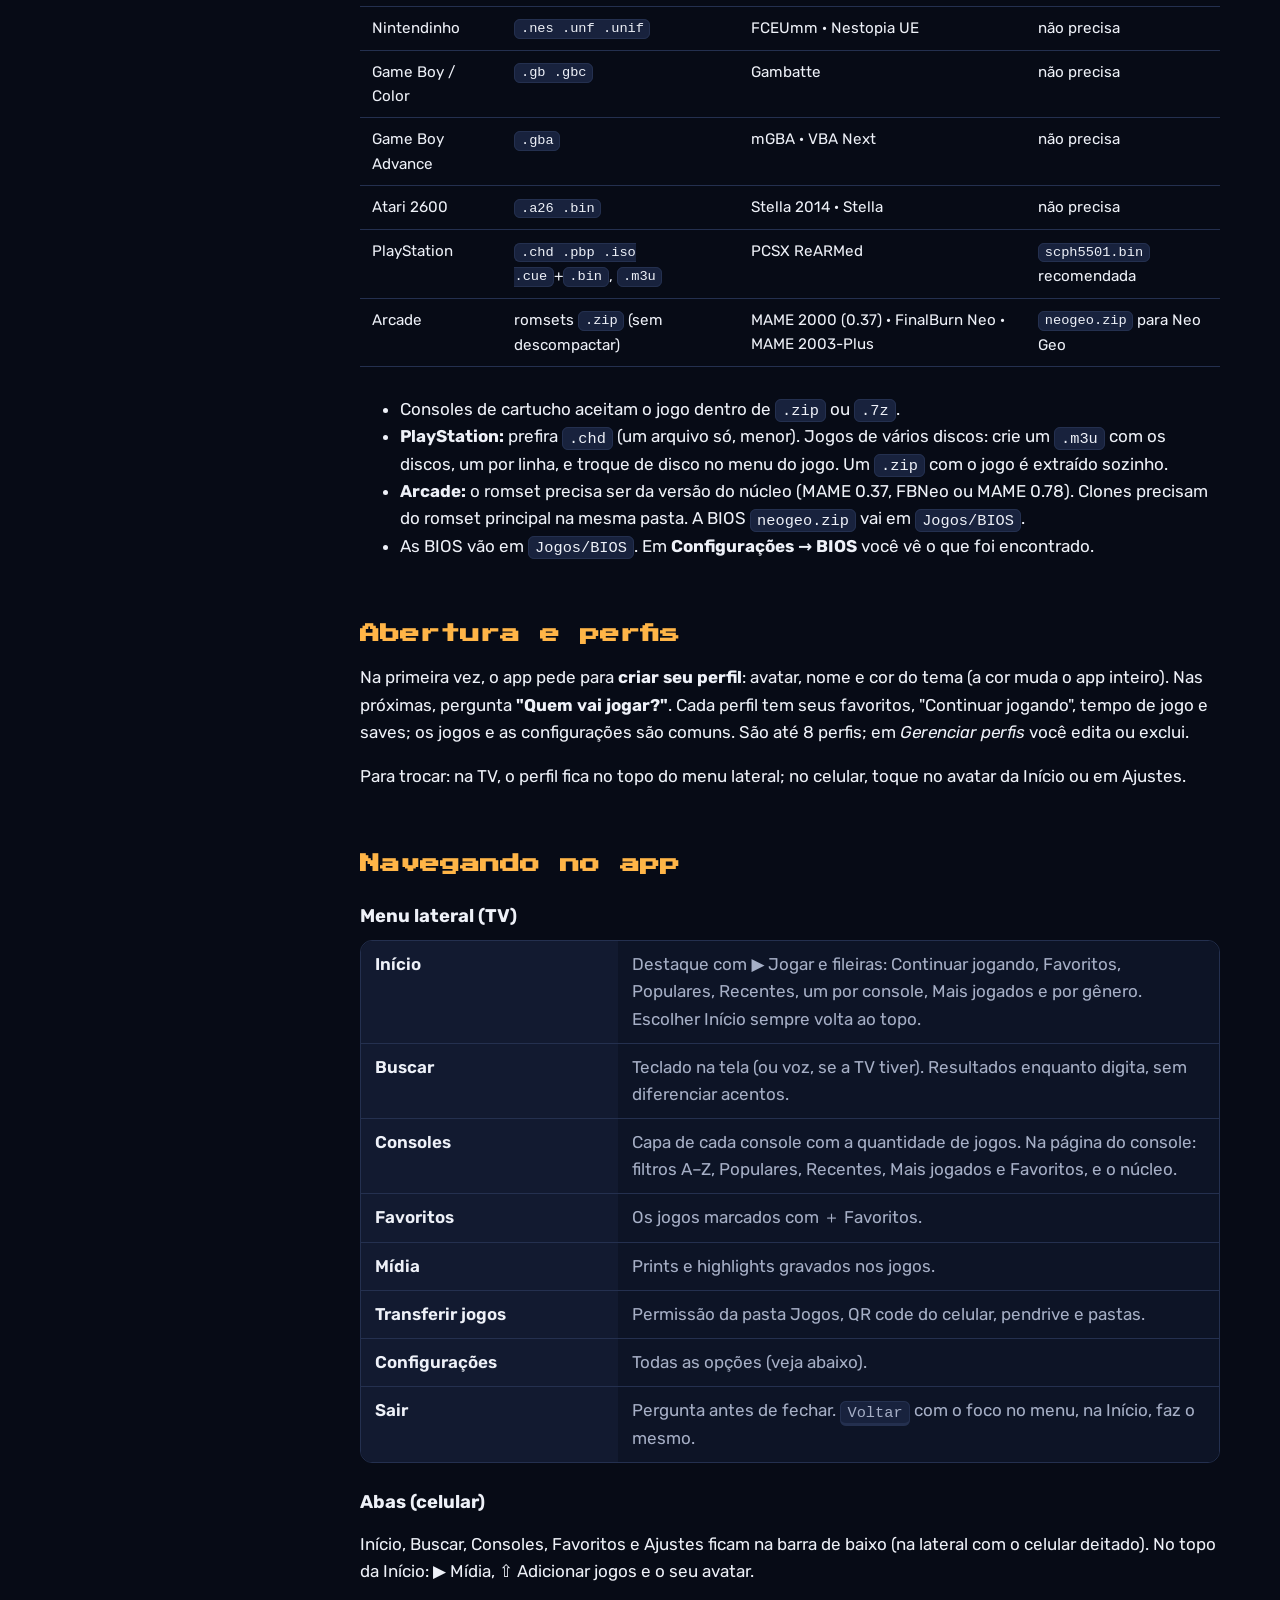
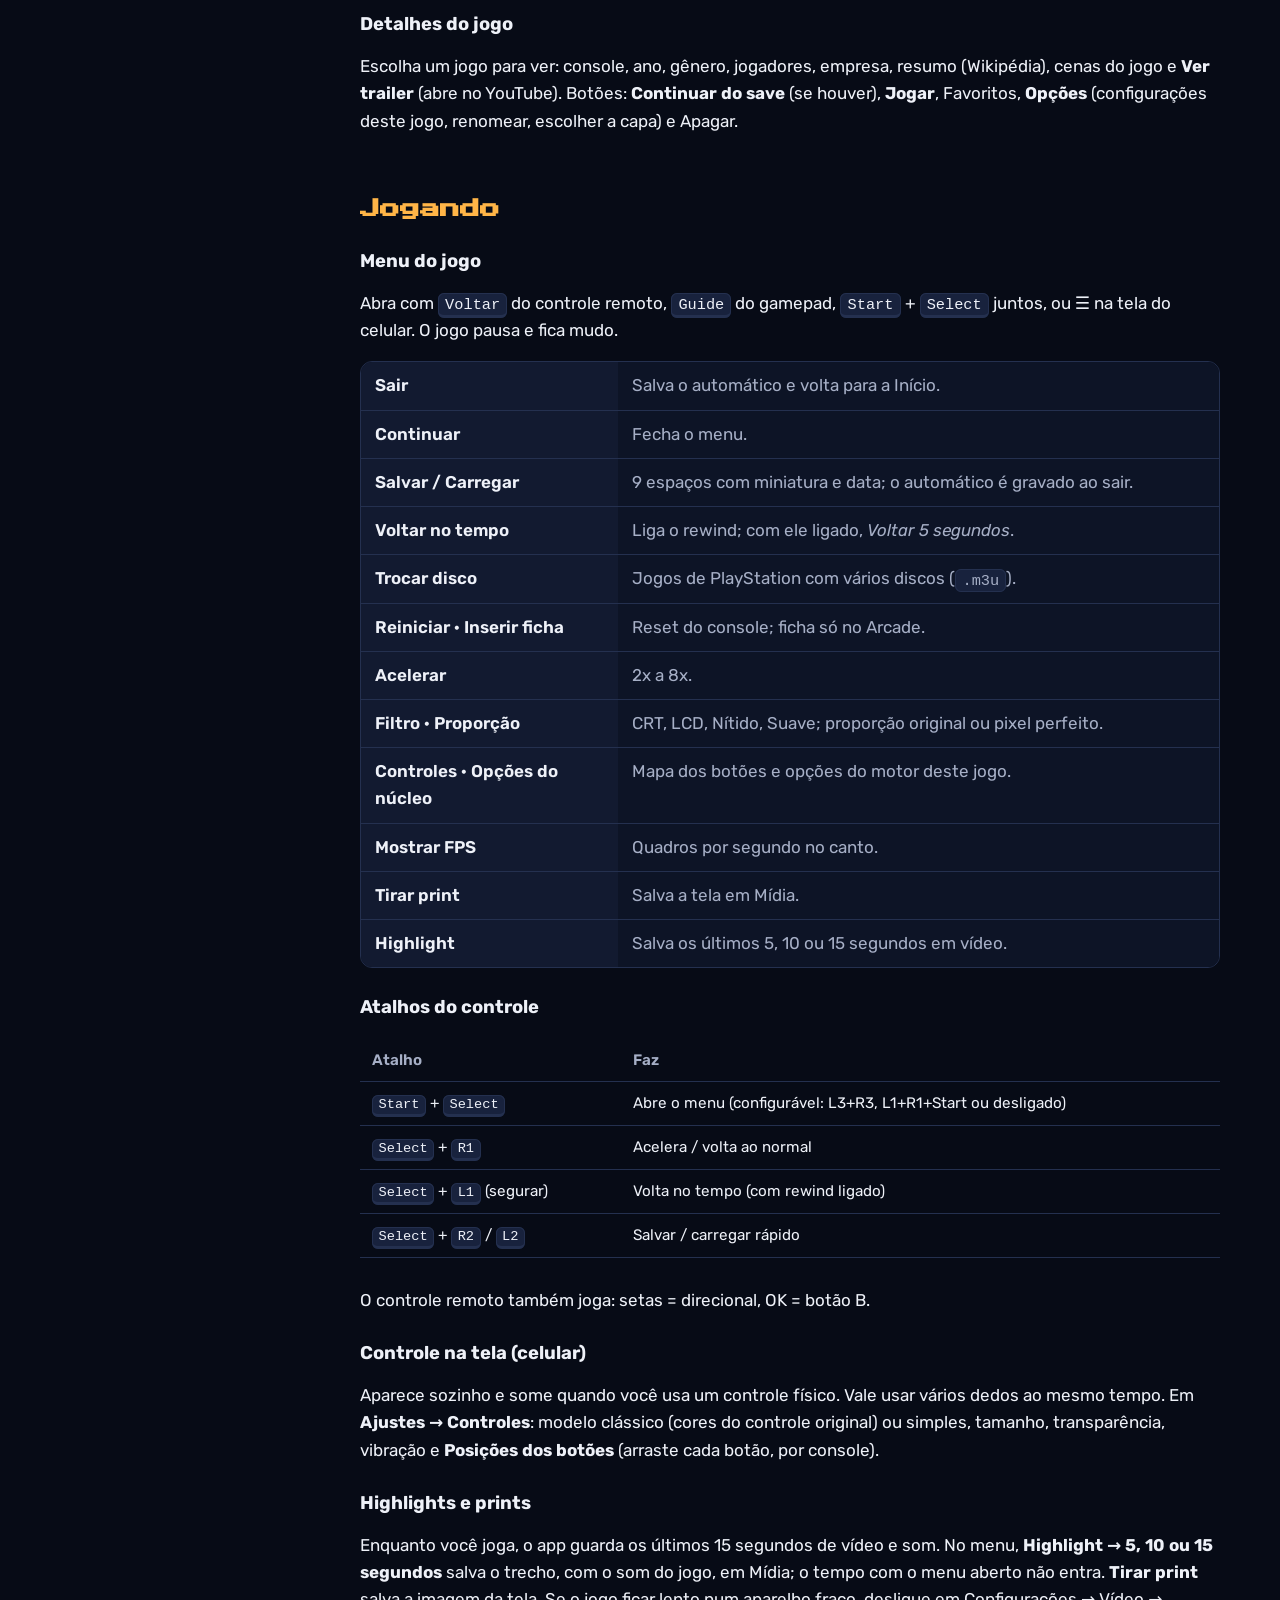
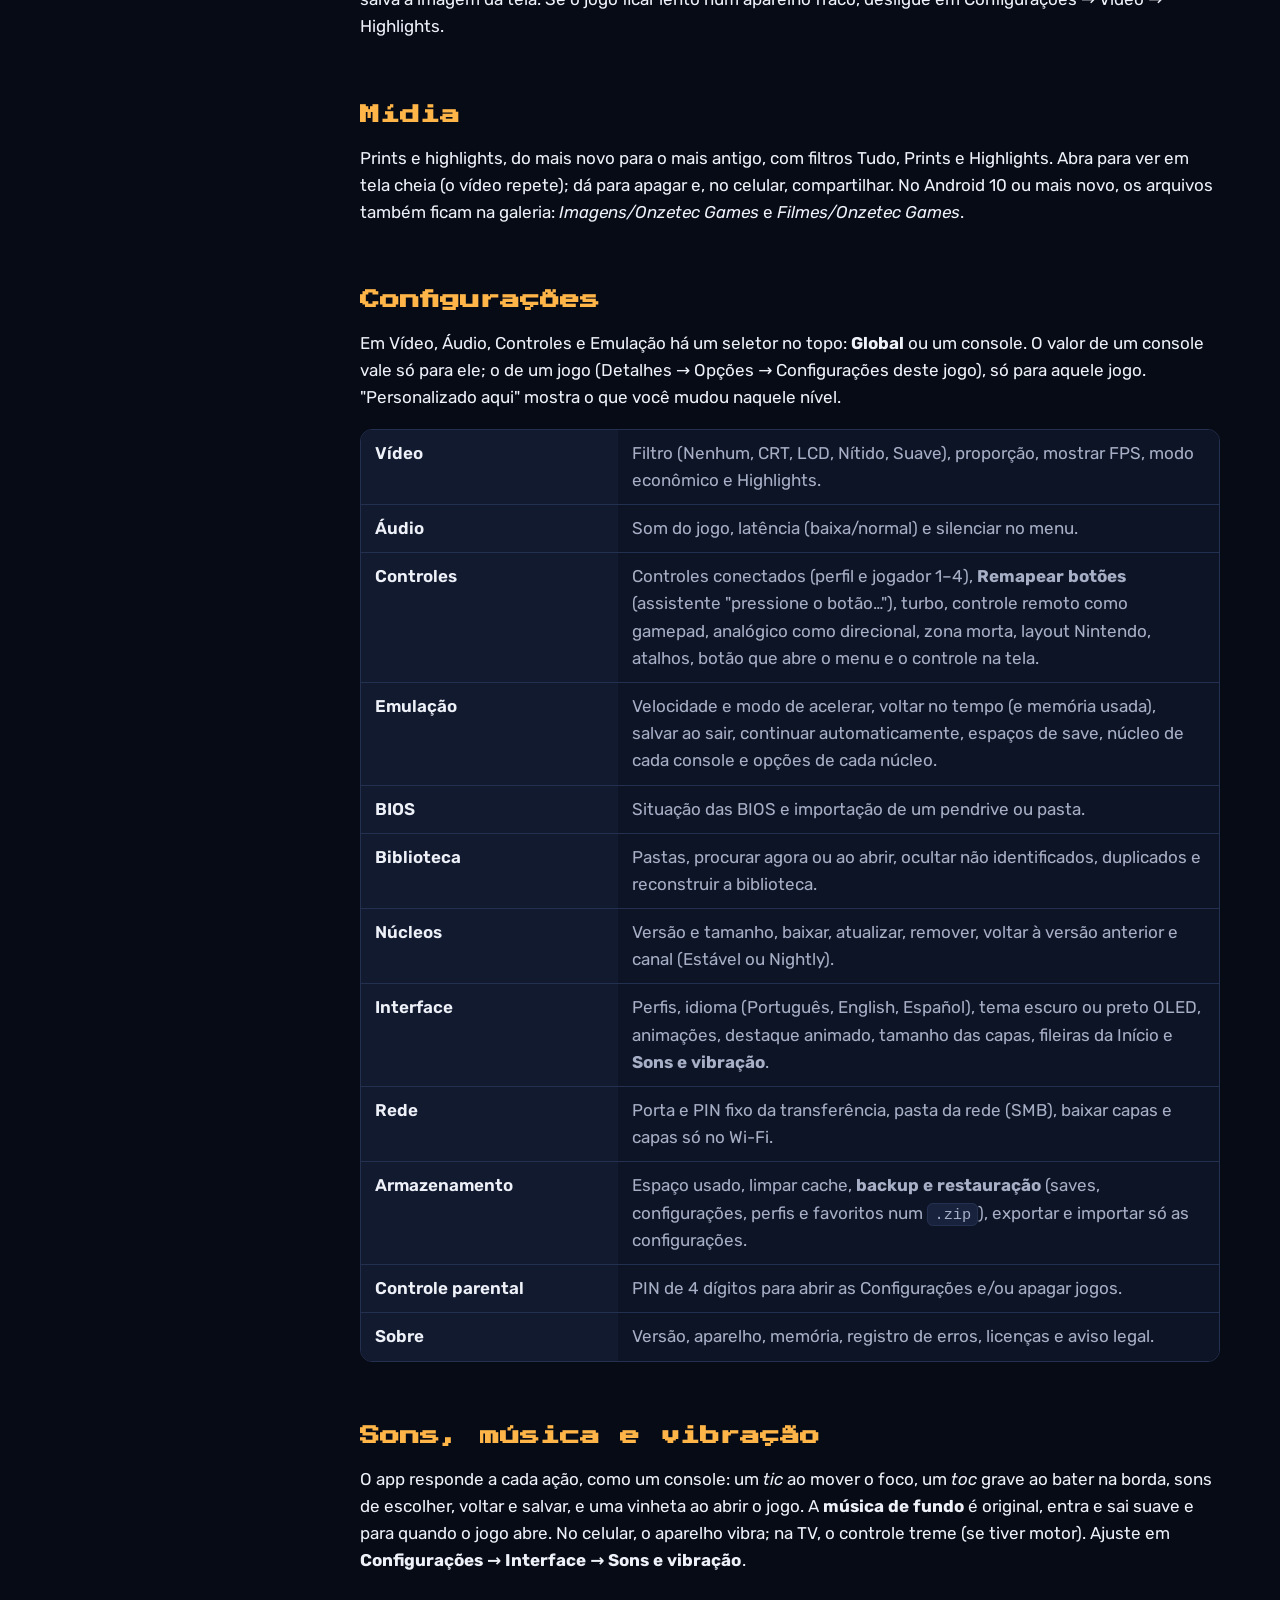
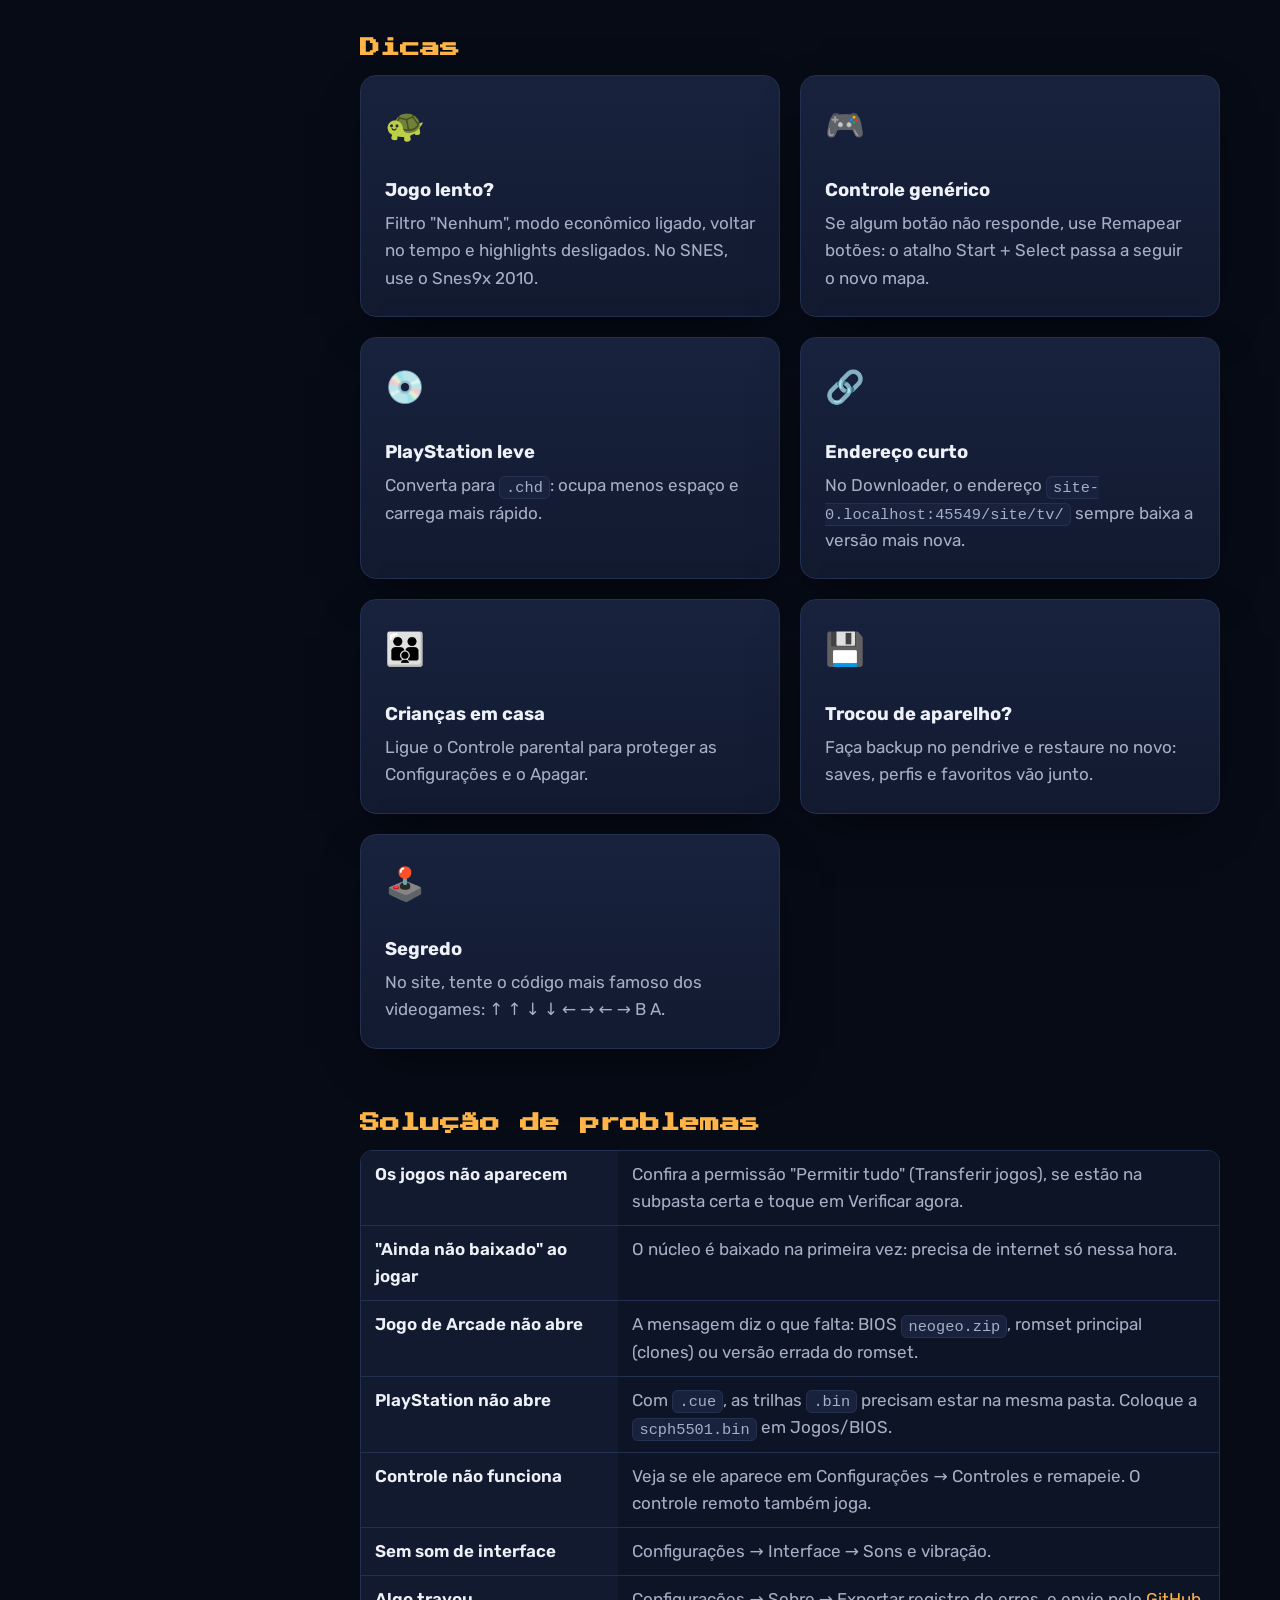
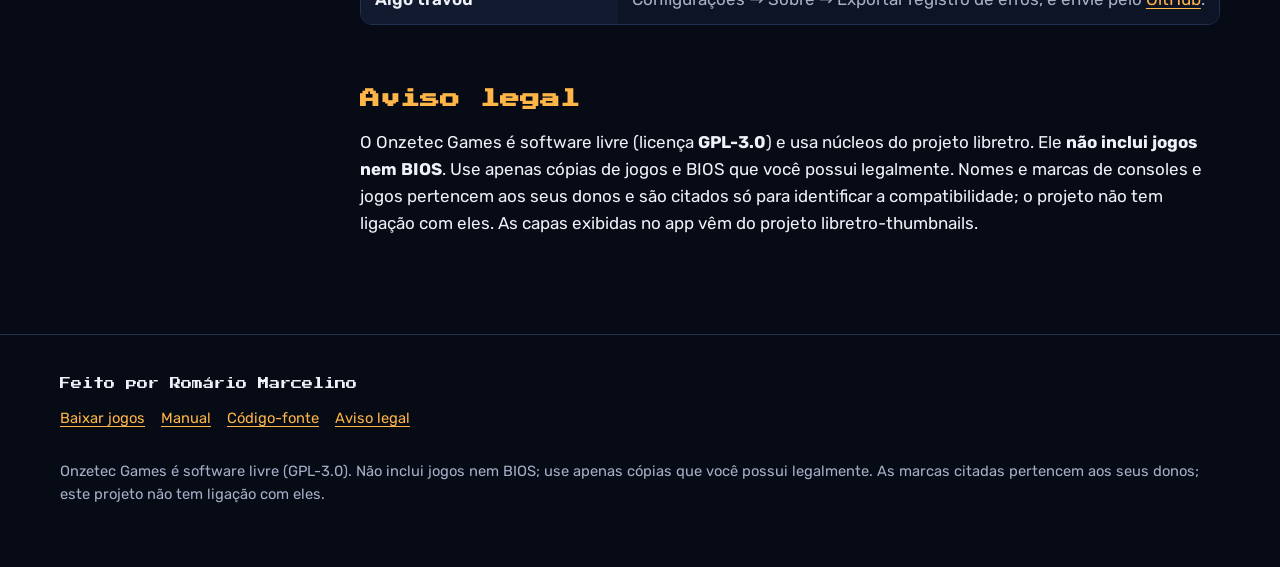
<file: site/manual.html>
<!doctype html>
<html lang="pt-BR">
<head>
  <meta charset="utf-8">
  <meta name="viewport" content="width=device-width, initial-scale=1">
  <title>Manual · Onzetec Games</title>
  <meta name="description" content="Manual completo do Onzetec Games: instalação na TV, Box, Stick e celular, como colocar jogos, cada tela, cada opção e dicas.">
  <meta name="theme-color" content="#070b16">
  <link rel="icon" href="favicon.png">
  <link rel="manifest" href="manifest.webmanifest">
  <link rel="preconnect" href="https://fonts.googleapis.com">
  <link rel="preconnect" href="https://fonts.gstatic.com" crossorigin>
  <link href="https://fonts.googleapis.com/css2?family=Press+Start+2P&family=Rubik:wght@400;500;600;700&display=swap" rel="stylesheet">
  <link rel="stylesheet" href="assets/css/site.css">
  <script type="module" src="assets/js/site.js"></script>
</head>
<body>
  <header class="topbar">
    <div class="wrap">
      <a class="brand" href="./"><img src="assets/img/mark.webp" alt="" width="70" height="34"><span>ONZETEC GAMES</span></a>
      <nav aria-label="Principal">
        <a href="./">Início</a>
        <a href="jogos.html">Baixar jogos</a>
        <a href="manual.html">Manual</a>
        <a href="jogar/">Jogar</a>
      </nav>
      <button class="sound-toggle" type="button" aria-pressed="false" title="Ligar som e música">🔇</button>
    </div>
  </header>

  <main class="wrap manual">
    <aside><nav aria-label="Sumário do manual"><a href="#comecar">Começando</a><a href="#instalar-tv">Instalar na TV, Box e Stick</a><a href="#instalar-celular">Instalar no celular</a><a href="#colocar-jogos">Colocar os jogos</a><a class="sub" href="#pasta-jogos">Pasta Jogos</a><a class="sub" href="#qr">Pelo celular (QR code)</a><a class="sub" href="#usb">Pendrive e HD USB</a><a class="sub" href="#smb">Pasta da rede</a><a class="sub" href="#celular-arquivos">No app de celular</a><a href="#consoles">Consoles, formatos e BIOS</a><a href="#perfis">Abertura e perfis</a><a href="#navegar">Navegando no app</a><a class="sub" href="#tv-menu">Menu lateral (TV)</a><a class="sub" href="#celular-abas">Abas (celular)</a><a class="sub" href="#detalhes">Detalhes do jogo</a><a href="#jogando">Jogando</a><a class="sub" href="#menu-jogo">Menu do jogo</a><a class="sub" href="#atalhos">Atalhos do controle</a><a class="sub" href="#controle-tela">Controle na tela</a><a class="sub" href="#highlights">Highlights e prints</a><a href="#midia">Mídia</a><a href="#config">Configurações</a><a href="#feel">Sons, música e vibração</a><a href="#dicas">Dicas</a><a href="#problemas">Solução de problemas</a><a href="#legal">Aviso legal</a></nav></aside>
    <article>
<h2 id="comecar">Começando</h2>
<p>O <strong>Onzetec Games</strong> é um emulador de consoles clássicos com cara de app de streaming. Ele organiza seus jogos com capas e fileiras, guarda o progresso de cada pessoa da casa e baixa sozinho o motor de emulação (núcleo) de cada console na primeira vez que você joga.</p>
<ul>
  <li><strong>App de TV</strong> (<code>OnzetecGames.apk</code>): Android TV, Google TV, TV Box, Fire TV Stick e projetores Android. Usa o controle remoto e gamepads.</li>
  <li><strong>App de celular</strong> (<code>OnzetecGames-Celular.apk</code>): celulares e tablets Android 8 ou mais novos. Usa toque, com controle na tela.</li>
  <li><strong>Versão web</strong>: em construção.</li>
</ul>
<div class="callout info"><p>Os dois apps podem ficar instalados no mesmo aparelho. Os jogos ficam na pasta <code>Jogos</code>, então os dois enxergam os mesmos arquivos.</p></div>

<h2 id="instalar-tv">Instalar na TV, Box e Stick</h2>
<ol class="steps">
  <li><strong>Ative o modo desenvolvedor:</strong> Configurações → Sistema → Sobre → clique 7 vezes em <em>Build do Android TV OS</em> (no Fire TV: Minha Fire TV → Sobre → clique 7 vezes no nome do aparelho).</li>
  <li><strong>Instale o app Downloader</strong> pela loja da TV (ícone laranja, gratuito).</li>
  <li><strong>Permita instalar apps de fora da loja:</strong> Configurações → Apps → Segurança e restrições → <em>Fontes desconhecidas</em> → ligue para o Downloader.</li>
  <li>No Downloader, digite o endereço curto <code data-short="tv/">tv/</code> e confirme. O download começa sozinho; toque em <em>Instalar</em>.</li>
  <li>Abra o <strong>Onzetec Games</strong> na tela inicial (em <em>Apps</em>). Pronto!</li>
</ol>
<p>Outros jeitos: copie o <code>.apk</code> para um <strong>pendrive</strong> e abra com um gerenciador de arquivos (ex.: <em>File Commander</em>, <em>X-plore</em>), ou instale pelo computador com <code>adb install -r OnzetecGames.apk</code>.</p>
<p><strong>Atualizar:</strong> instale o APK novo por cima. Jogos, saves e configurações continuam.</p>

<h2 id="instalar-celular">Instalar no celular</h2>
<ol class="steps">
  <li>No celular, abra o site e toque em <strong>Baixar para celular</strong> (ou o endereço <code data-short="celular/">celular/</code>).</li>
  <li>O Android pergunta se pode instalar apps desta fonte (navegador ou gerenciador de arquivos): permita e instale.</li>
  <li>Abra o app, crie seu perfil e toque em <strong>Adicionar jogos</strong>.</li>
</ol>

<h2 id="colocar-jogos">Colocar os jogos</h2>
<h3 id="pasta-jogos">Pasta Jogos (recomendado)</h3>
<p>Na TV, abra <strong>Transferir jogos → Permitir acesso aos arquivos</strong>. Em <em>Permissões → Arquivos e mídia</em>, escolha <strong>Permitir tudo</strong> (só "mídia" não basta) e volte. O app cria esta estrutura:</p>
<pre><code>Jogos/
├─ Super Nintendo/   ├─ Nintendinho/      ├─ Game Boy Advance/
├─ Mega Drive/       ├─ Game Boy/         ├─ Atari 2600/
├─ Master System/    ├─ Game Boy Color/   ├─ PlayStation/
├─ Arcade/           └─ BIOS/             └─ LEIA-ME.txt</code></pre>
<p>Copie cada jogo para a subpasta do console. Ao abrir o app, os jogos novos aparecem sozinhos (ou use <em>Verificar agora</em>).</p>
<div class="callout"><p><strong>TV sem a tela de permissão?</strong> Pelo computador: <code>adb shell appops set --uid com.retroplay.tv MANAGE_EXTERNAL_STORAGE allow</code></p></div>

<h3 id="qr">Pelo celular, com QR code</h3>
<ol class="steps">
  <li>TV e celular na <strong>mesma rede Wi-Fi</strong>. Na TV, abra <strong>Transferir jogos</strong>: aparecem um QR code, um endereço e um PIN.</li>
  <li>Aponte a câmera do celular para o QR code (ou digite o endereço no navegador e o PIN).</li>
  <li>Toque em <strong>Escolher arquivos</strong> e mande um ou vários jogos. Cada arquivo vai para a pasta certa sozinho.</li>
</ol>
<p>Segurança: o envio só funciona com essa tela aberta, exige o PIN e bloqueia por 1 minuto depois de 5 PINs errados.</p>

<h3 id="usb">Pendrive e HD USB</h3>
<p>Em <strong>Transferir jogos → Adicionar pasta ou pendrive</strong>, escolha a pasta. Dá para jogar direto do USB ou usar <strong>Copiar para a TV</strong>, que confere o espaço livre antes.</p>

<h3 id="smb">Pasta da rede (computador ou NAS)</h3>
<p><strong>Configurações → Rede → Adicionar pasta da rede (SMB)</strong>: servidor (nome ou IP), compartilhamento, subpasta (opcional), usuário e senha (vazio = convidado). <em>Testar e adicionar</em> confere a conexão. Funciona com SMB 2 e 3 (Windows 10/11, Samba e a maioria dos NAS).</p>

<h3 id="celular-arquivos">No app de celular</h3>
<p>Toque no ícone ⇧ da Início (ou <strong>Ajustes → Adicionar jogos</strong>) e em <strong>Escolher arquivos</strong>: marque vários jogos de Downloads, Drive ou do cartão de memória. O console é reconhecido sozinho, inclusive dentro de <code>.zip</code>. Na página de um console, o botão <strong>Adicionar</strong> escolhe jogos só daquele console.</p>

<h2 id="consoles">Consoles, formatos e BIOS</h2>
<div class="table-scroll"><table>
  <thead><tr><th>Console</th><th>Arquivos</th><th>Núcleos (o 1º é o padrão)</th><th>BIOS</th></tr></thead>
  <tbody>
    <tr><td>Super Nintendo</td><td><code>.sfc .smc .fig .swc</code></td><td>Snes9x 2010 · Snes9x</td><td>não precisa</td></tr>
    <tr><td>Mega Drive</td><td><code>.md .gen .smd .bin</code></td><td>Genesis Plus GX · PicoDrive</td><td>não precisa</td></tr>
    <tr><td>Master System</td><td><code>.sms</code></td><td>Genesis Plus GX · PicoDrive</td><td>não precisa</td></tr>
    <tr><td>Nintendinho</td><td><code>.nes .unf .unif</code></td><td>FCEUmm · Nestopia UE</td><td>não precisa</td></tr>
    <tr><td>Game Boy / Color</td><td><code>.gb .gbc</code></td><td>Gambatte</td><td>não precisa</td></tr>
    <tr><td>Game Boy Advance</td><td><code>.gba</code></td><td>mGBA · VBA Next</td><td>não precisa</td></tr>
    <tr><td>Atari 2600</td><td><code>.a26 .bin</code></td><td>Stella 2014 · Stella</td><td>não precisa</td></tr>
    <tr><td>PlayStation</td><td><code>.chd .pbp .iso .cue</code>+<code>.bin</code>, <code>.m3u</code></td><td>PCSX ReARMed</td><td><code>scph5501.bin</code> recomendada</td></tr>
    <tr><td>Arcade</td><td>romsets <code>.zip</code> (sem descompactar)</td><td>MAME 2000 (0.37) · FinalBurn Neo · MAME 2003-Plus</td><td><code>neogeo.zip</code> para Neo Geo</td></tr>
  </tbody>
</table></div>
<ul>
  <li>Consoles de cartucho aceitam o jogo dentro de <code>.zip</code> ou <code>.7z</code>.</li>
  <li><strong>PlayStation:</strong> prefira <code>.chd</code> (um arquivo só, menor). Jogos de vários discos: crie um <code>.m3u</code> com os discos, um por linha, e troque de disco no menu do jogo. Um <code>.zip</code> com o jogo é extraído sozinho.</li>
  <li><strong>Arcade:</strong> o romset precisa ser da versão do núcleo (MAME 0.37, FBNeo ou MAME 0.78). Clones precisam do romset principal na mesma pasta. A BIOS <code>neogeo.zip</code> vai em <code>Jogos/BIOS</code>.</li>
  <li>As BIOS vão em <code>Jogos/BIOS</code>. Em <strong>Configurações → BIOS</strong> você vê o que foi encontrado.</li>
</ul>

<h2 id="perfis">Abertura e perfis</h2>
<p>Na primeira vez, o app pede para <strong>criar seu perfil</strong>: avatar, nome e cor do tema (a cor muda o app inteiro). Nas próximas, pergunta <strong>"Quem vai jogar?"</strong>. Cada perfil tem seus favoritos, "Continuar jogando", tempo de jogo e saves; os jogos e as configurações são comuns. São até 8 perfis; em <em>Gerenciar perfis</em> você edita ou exclui.</p>
<p>Para trocar: na TV, o perfil fica no topo do menu lateral; no celular, toque no avatar da Início ou em Ajustes.</p>

<h2 id="navegar">Navegando no app</h2>
<h3 id="tv-menu">Menu lateral (TV)</h3>
<dl>
  <dt>Início</dt><dd>Destaque com ▶ Jogar e fileiras: Continuar jogando, Favoritos, Populares, Recentes, um por console, Mais jogados e por gênero. Escolher Início sempre volta ao topo.</dd>
  <dt>Buscar</dt><dd>Teclado na tela (ou voz, se a TV tiver). Resultados enquanto digita, sem diferenciar acentos.</dd>
  <dt>Consoles</dt><dd>Capa de cada console com a quantidade de jogos. Na página do console: filtros A–Z, Populares, Recentes, Mais jogados e Favoritos, e o núcleo.</dd>
  <dt>Favoritos</dt><dd>Os jogos marcados com ＋ Favoritos.</dd>
  <dt>Mídia</dt><dd>Prints e highlights gravados nos jogos.</dd>
  <dt>Transferir jogos</dt><dd>Permissão da pasta Jogos, QR code do celular, pendrive e pastas.</dd>
  <dt>Configurações</dt><dd>Todas as opções (veja abaixo).</dd>
  <dt>Sair</dt><dd>Pergunta antes de fechar. <kbd>Voltar</kbd> com o foco no menu, na Início, faz o mesmo.</dd>
</dl>
<h3 id="celular-abas">Abas (celular)</h3>
<p>Início, Buscar, Consoles, Favoritos e Ajustes ficam na barra de baixo (na lateral com o celular deitado). No topo da Início: ▶ Mídia, ⇧ Adicionar jogos e o seu avatar.</p>
<h3 id="detalhes">Detalhes do jogo</h3>
<p>Escolha um jogo para ver: console, ano, gênero, jogadores, empresa, resumo (Wikipédia), cenas do jogo e <strong>Ver trailer</strong> (abre no YouTube). Botões: <strong>Continuar do save</strong> (se houver), <strong>Jogar</strong>, Favoritos, <strong>Opções</strong> (configurações deste jogo, renomear, escolher a capa) e Apagar.</p>

<h2 id="jogando">Jogando</h2>
<h3 id="menu-jogo">Menu do jogo</h3>
<p>Abra com <kbd>Voltar</kbd> do controle remoto, <kbd>Guide</kbd> do gamepad, <kbd>Start</kbd> + <kbd>Select</kbd> juntos, ou ☰ na tela do celular. O jogo pausa e fica mudo.</p>
<dl>
  <dt>Sair</dt><dd>Salva o automático e volta para a Início.</dd>
  <dt>Continuar</dt><dd>Fecha o menu.</dd>
  <dt>Salvar / Carregar</dt><dd>9 espaços com miniatura e data; o automático é gravado ao sair.</dd>
  <dt>Voltar no tempo</dt><dd>Liga o rewind; com ele ligado, <em>Voltar 5 segundos</em>.</dd>
  <dt>Trocar disco</dt><dd>Jogos de PlayStation com vários discos (<code>.m3u</code>).</dd>
  <dt>Reiniciar · Inserir ficha</dt><dd>Reset do console; ficha só no Arcade.</dd>
  <dt>Acelerar</dt><dd>2x a 8x.</dd>
  <dt>Filtro · Proporção</dt><dd>CRT, LCD, Nítido, Suave; proporção original ou pixel perfeito.</dd>
  <dt>Controles · Opções do núcleo</dt><dd>Mapa dos botões e opções do motor deste jogo.</dd>
  <dt>Mostrar FPS</dt><dd>Quadros por segundo no canto.</dd>
  <dt>Tirar print</dt><dd>Salva a tela em Mídia.</dd>
  <dt>Highlight</dt><dd>Salva os últimos 5, 10 ou 15 segundos em vídeo.</dd>
</dl>
<h3 id="atalhos">Atalhos do controle</h3>
<div class="table-scroll"><table>
  <thead><tr><th>Atalho</th><th>Faz</th></tr></thead>
  <tbody>
    <tr><td><kbd>Start</kbd> + <kbd>Select</kbd></td><td>Abre o menu (configurável: L3+R3, L1+R1+Start ou desligado)</td></tr>
    <tr><td><kbd>Select</kbd> + <kbd>R1</kbd></td><td>Acelera / volta ao normal</td></tr>
    <tr><td><kbd>Select</kbd> + <kbd>L1</kbd> (segurar)</td><td>Volta no tempo (com rewind ligado)</td></tr>
    <tr><td><kbd>Select</kbd> + <kbd>R2</kbd> / <kbd>L2</kbd></td><td>Salvar / carregar rápido</td></tr>
  </tbody>
</table></div>
<p>O controle remoto também joga: setas = direcional, OK = botão B.</p>
<h3 id="controle-tela">Controle na tela (celular)</h3>
<p>Aparece sozinho e some quando você usa um controle físico. Vale usar vários dedos ao mesmo tempo. Em <strong>Ajustes → Controles</strong>: modelo clássico (cores do controle original) ou simples, tamanho, transparência, vibração e <strong>Posições dos botões</strong> (arraste cada botão, por console).</p>
<h3 id="highlights">Highlights e prints</h3>
<p>Enquanto você joga, o app guarda os últimos 15 segundos de vídeo e som. No menu, <strong>Highlight → 5, 10 ou 15 segundos</strong> salva o trecho, com o som do jogo, em Mídia; o tempo com o menu aberto não entra. <strong>Tirar print</strong> salva a imagem da tela. Se o jogo ficar lento num aparelho fraco, desligue em Configurações → Vídeo → Highlights.</p>

<h2 id="midia">Mídia</h2>
<p>Prints e highlights, do mais novo para o mais antigo, com filtros Tudo, Prints e Highlights. Abra para ver em tela cheia (o vídeo repete); dá para apagar e, no celular, compartilhar. No Android 10 ou mais novo, os arquivos também ficam na galeria: <em>Imagens/Onzetec Games</em> e <em>Filmes/Onzetec Games</em>.</p>

<h2 id="config">Configurações</h2>
<p>Em Vídeo, Áudio, Controles e Emulação há um seletor no topo: <strong>Global</strong> ou um console. O valor de um console vale só para ele; o de um jogo (Detalhes → Opções → Configurações deste jogo), só para aquele jogo. "Personalizado aqui" mostra o que você mudou naquele nível.</p>
<dl>
  <dt>Vídeo</dt><dd>Filtro (Nenhum, CRT, LCD, Nítido, Suave), proporção, mostrar FPS, modo econômico e Highlights.</dd>
  <dt>Áudio</dt><dd>Som do jogo, latência (baixa/normal) e silenciar no menu.</dd>
  <dt>Controles</dt><dd>Controles conectados (perfil e jogador 1–4), <strong>Remapear botões</strong> (assistente "pressione o botão…"), turbo, controle remoto como gamepad, analógico como direcional, zona morta, layout Nintendo, atalhos, botão que abre o menu e o controle na tela.</dd>
  <dt>Emulação</dt><dd>Velocidade e modo de acelerar, voltar no tempo (e memória usada), salvar ao sair, continuar automaticamente, espaços de save, núcleo de cada console e opções de cada núcleo.</dd>
  <dt>BIOS</dt><dd>Situação das BIOS e importação de um pendrive ou pasta.</dd>
  <dt>Biblioteca</dt><dd>Pastas, procurar agora ou ao abrir, ocultar não identificados, duplicados e reconstruir a biblioteca.</dd>
  <dt>Núcleos</dt><dd>Versão e tamanho, baixar, atualizar, remover, voltar à versão anterior e canal (Estável ou Nightly).</dd>
  <dt>Interface</dt><dd>Perfis, idioma (Português, English, Español), tema escuro ou preto OLED, animações, destaque animado, tamanho das capas, fileiras da Início e <strong>Sons e vibração</strong>.</dd>
  <dt>Rede</dt><dd>Porta e PIN fixo da transferência, pasta da rede (SMB), baixar capas e capas só no Wi-Fi.</dd>
  <dt>Armazenamento</dt><dd>Espaço usado, limpar cache, <strong>backup e restauração</strong> (saves, configurações, perfis e favoritos num <code>.zip</code>), exportar e importar só as configurações.</dd>
  <dt>Controle parental</dt><dd>PIN de 4 dígitos para abrir as Configurações e/ou apagar jogos.</dd>
  <dt>Sobre</dt><dd>Versão, aparelho, memória, registro de erros, licenças e aviso legal.</dd>
</dl>

<h2 id="feel">Sons, música e vibração</h2>
<p>O app responde a cada ação, como um console: um <em>tic</em> ao mover o foco, um <em>toc</em> grave ao bater na borda, sons de escolher, voltar e salvar, e uma vinheta ao abrir o jogo. A <strong>música de fundo</strong> é original, entra e sai suave e para quando o jogo abre. No celular, o aparelho vibra; na TV, o controle treme (se tiver motor). Ajuste em <strong>Configurações → Interface → Sons e vibração</strong>.</p>

<h2 id="dicas">Dicas</h2>
<div class="cards">
  <div class="card"><div class="emoji">🐢</div><h3>Jogo lento?</h3><p>Filtro "Nenhum", modo econômico ligado, voltar no tempo e highlights desligados. No SNES, use o Snes9x 2010.</p></div>
  <div class="card"><div class="emoji">🎮</div><h3>Controle genérico</h3><p>Se algum botão não responde, use Remapear botões: o atalho Start + Select passa a seguir o novo mapa.</p></div>
  <div class="card"><div class="emoji">💿</div><h3>PlayStation leve</h3><p>Converta para <code>.chd</code>: ocupa menos espaço e carrega mais rápido.</p></div>
  <div class="card"><div class="emoji">🔗</div><h3>Endereço curto</h3><p>No Downloader, o endereço <code data-short="tv/">tv/</code> sempre baixa a versão mais nova.</p></div>
  <div class="card"><div class="emoji">👪</div><h3>Crianças em casa</h3><p>Ligue o Controle parental para proteger as Configurações e o Apagar.</p></div>
  <div class="card"><div class="emoji">💾</div><h3>Trocou de aparelho?</h3><p>Faça backup no pendrive e restaure no novo: saves, perfis e favoritos vão junto.</p></div>
  <div class="card"><div class="emoji">🕹️</div><h3>Segredo</h3><p>No site, tente o código mais famoso dos videogames: ↑ ↑ ↓ ↓ ← → ← → B A.</p></div>
</div>

<h2 id="problemas">Solução de problemas</h2>
<dl>
  <dt>Os jogos não aparecem</dt><dd>Confira a permissão "Permitir tudo" (Transferir jogos), se estão na subpasta certa e toque em Verificar agora.</dd>
  <dt>"Ainda não baixado" ao jogar</dt><dd>O núcleo é baixado na primeira vez: precisa de internet só nessa hora.</dd>
  <dt>Jogo de Arcade não abre</dt><dd>A mensagem diz o que falta: BIOS <code>neogeo.zip</code>, romset principal (clones) ou versão errada do romset.</dd>
  <dt>PlayStation não abre</dt><dd>Com <code>.cue</code>, as trilhas <code>.bin</code> precisam estar na mesma pasta. Coloque a <code>scph5501.bin</code> em Jogos/BIOS.</dd>
  <dt>Controle não funciona</dt><dd>Veja se ele aparece em Configurações → Controles e remapeie. O controle remoto também joga.</dd>
  <dt>Sem som de interface</dt><dd>Configurações → Interface → Sons e vibração.</dd>
  <dt>Algo travou</dt><dd>Configurações → Sobre → Exportar registro de erros, e envie pelo <a href="https://github.com/romariosamsumg-bot/EmuladorOnzetec/issues">GitHub</a>.</dd>
</dl>

<h2 id="legal">Aviso legal</h2>
<p>O Onzetec Games é software livre (licença <strong>GPL-3.0</strong>) e usa núcleos do projeto libretro. Ele <strong>não inclui jogos nem BIOS</strong>. Use apenas cópias de jogos e BIOS que você possui legalmente. Nomes e marcas de consoles e jogos pertencem aos seus donos e são citados só para identificar a compatibilidade; o projeto não tem ligação com eles. As capas exibidas no app vêm do projeto libretro-thumbnails.</p>
    </article>
  </main>
  <footer>
    <div class="wrap">
      <span class="made">Feito por Romário Marcelino</span>
      <nav><a href="jogos.html">Baixar jogos</a><a href="manual.html">Manual</a><a href="https://github.com/romariosamsumg-bot/EmuladorOnzetec">Código-fonte</a><a href="manual.html#legal">Aviso legal</a></nav>
      <p>Onzetec Games é software livre (GPL-3.0). Não inclui jogos nem BIOS; use apenas cópias que você possui legalmente. As marcas citadas pertencem aos seus donos; este projeto não tem ligação com eles.</p>
    </div>
  </footer>
</body>
</html>
</file>
<file: site/assets/css/site.css>
/* Onzetec Games — site oficial.
   CSS moderno sem build: variáveis, aninhamento, oklch, container queries, :has(),
   transições entre páginas (View Transitions) e animações ao rolar (scroll-driven). */

@view-transition { navigation: auto; }

:root {
  color-scheme: dark;
  --navy: #011c38;
  --bg: #070b16;
  --bg-2: #0d1426;
  --card: #121a30;
  --card-2: #18223d;
  --line: #24304f;
  --text: #eef1f8;
  --muted: #a6afc6;
  --orange: #ff7a1a;
  --orange-2: #ffb547;
  --cyan: #3fd0e0;
  --violet: #8b6cff;
  --green: #5bd68a;
  --radius: 16px;
  --pixel: "Press Start 2P", ui-monospace, monospace;
  --sans: "Rubik", system-ui, -apple-system, "Segoe UI", sans-serif;
  --shadow: 0 18px 50px -20px rgb(0 0 0 / 0.7);
  --glow: 0 0 0 1px oklch(0.75 0.17 50 / 0.5), 0 10px 40px -10px oklch(0.72 0.19 50 / 0.6);
}

*, *::before, *::after { box-sizing: border-box; }

html { scroll-behavior: smooth; scroll-padding-top: 88px; }

body {
  margin: 0;
  font-family: var(--sans);
  font-size: 17px;
  line-height: 1.6;
  color: var(--text);
  background:
    radial-gradient(1200px 600px at 80% -10%, oklch(0.35 0.12 270 / 0.45), transparent 60%),
    radial-gradient(900px 500px at -10% 20%, oklch(0.45 0.16 45 / 0.22), transparent 60%),
    var(--bg);
  min-height: 100dvh;
  overflow-x: hidden;
}

/* Linhas de TV antiga (CRT) por cima de tudo, bem leves. */
body::after {
  content: "";
  position: fixed;
  inset: 0;
  pointer-events: none;
  z-index: 100;
  background: repeating-linear-gradient(to bottom, rgb(255 255 255 / 0.025) 0 1px, transparent 1px 3px);
  mix-blend-mode: overlay;
}

img { max-width: 100%; display: block; }
a { color: var(--orange-2); text-underline-offset: 3px; }
a:hover { color: var(--orange); }
code, kbd {
  font-family: ui-monospace, "SFMono-Regular", Consolas, monospace;
  font-size: 0.9em;
  background: var(--card-2);
  border: 1px solid var(--line);
  border-radius: 6px;
  padding: 0.1em 0.4em;
  word-break: break-word;
}
kbd { border-bottom-width: 3px; }

.wrap { width: min(1160px, 100% - 32px); margin-inline: auto; }

.pixel { font-family: var(--pixel); letter-spacing: 0.02em; line-height: 1.5; }

h1, h2, h3 { line-height: 1.25; text-wrap: balance; }
h2.section-title {
  font-family: var(--pixel);
  font-size: clamp(1.05rem, 2.6vw, 1.6rem);
  margin: 0 0 8px;
  color: var(--text);
  text-shadow: 3px 3px 0 oklch(0.55 0.2 40 / 0.6);
}
.section-sub { color: var(--muted); margin: 0 0 32px; max-width: 62ch; }

/* ------------------------------------------------------------ topo */
.topbar {
  position: sticky;
  top: 0;
  z-index: 50;
  backdrop-filter: blur(14px) saturate(1.3);
  background: rgb(7 11 22 / 0.72);
  border-bottom: 1px solid rgb(255 255 255 / 0.06);
  view-transition-name: topbar;

  & .wrap { display: flex; align-items: center; gap: 16px; min-height: 68px; }
  & .brand { display: flex; align-items: center; gap: 10px; text-decoration: none; color: var(--text); }
  & .brand img { height: 34px; width: auto; }
  & .brand span { font-family: var(--pixel); font-size: 0.72rem; }
  & nav { margin-left: auto; display: flex; gap: 4px; flex-wrap: wrap; }
  & nav a {
    color: var(--muted);
    text-decoration: none;
    padding: 8px 12px;
    border-radius: 10px;
    font-weight: 500;
    transition: background 0.2s, color 0.2s;
  }
  & nav a:hover, & nav a[aria-current="page"] { color: var(--text); background: var(--card-2); }
}

.sound-toggle {
  margin-left: 4px;
  border: 1px solid var(--line);
  background: var(--card);
  color: var(--text);
  border-radius: 10px;
  height: 40px;
  min-width: 40px;
  cursor: pointer;
  font-size: 1rem;
  &[aria-pressed="true"] { border-color: var(--orange); box-shadow: var(--glow); }
}

@media (max-width: 720px) {
  .topbar .brand span { display: none; }
  .topbar nav a { padding: 8px 8px; font-size: 0.92rem; }
}

/* ------------------------------------------------------------ botões */
.btn {
  --b: var(--orange);
  display: inline-flex;
  align-items: center;
  gap: 12px;
  padding: 14px 20px;
  border-radius: 14px;
  text-decoration: none;
  color: #1f0a00;
  background: var(--b);
  font-weight: 700;
  border: 0;
  cursor: pointer;
  box-shadow: 0 6px 0 oklch(0.5 0.17 45), var(--shadow);
  transform: translateY(0);
  transition: transform 0.18s cubic-bezier(0.34, 1.56, 0.64, 1), box-shadow 0.18s, filter 0.2s;

  &:hover { transform: translateY(-3px); color: #1f0a00; filter: brightness(1.06); box-shadow: 0 9px 0 oklch(0.5 0.17 45), var(--shadow); }
  &:active { transform: translateY(4px); box-shadow: 0 2px 0 oklch(0.5 0.17 45); }
  &:focus-visible { outline: 3px solid var(--text); outline-offset: 3px; }
  & .ico { font-size: 1.5rem; line-height: 1; }
  & small { display: block; font-weight: 500; opacity: 0.75; font-size: 0.78rem; }

  &.ghost {
    background: var(--card);
    color: var(--text);
    border: 1px solid var(--line);
    box-shadow: 0 6px 0 #050812, var(--shadow);
    &:hover { color: var(--text); border-color: var(--orange); }
  }
  &.cyan { --b: var(--cyan); color: #00262b; box-shadow: 0 6px 0 oklch(0.55 0.1 210), var(--shadow); }
  &.violet { --b: var(--violet); color: #fff; box-shadow: 0 6px 0 oklch(0.45 0.17 290), var(--shadow); }
  &.small { padding: 9px 14px; font-size: 0.92rem; border-radius: 11px; }
}

/* ------------------------------------------------------------ hero */
.hero {
  position: relative;
  padding: clamp(48px, 9vw, 110px) 0 60px;
  overflow: clip;

  & .grid { display: grid; grid-template-columns: 1.05fr 0.95fr; gap: 48px; align-items: center; }
  & .logo { width: min(420px, 90%); filter: drop-shadow(0 16px 40px rgb(255 122 26 / 0.35)); animation: float 6s ease-in-out infinite; }
  & h1 {
    font-family: var(--pixel);
    font-size: clamp(1.25rem, 3.6vw, 2.3rem);
    margin: 28px 0 16px;
    text-shadow: 4px 4px 0 oklch(0.55 0.2 40 / 0.55);
  }
  & .lead { color: var(--muted); font-size: 1.12rem; max-width: 52ch; margin: 0 0 30px; }
  & .ctas { display: flex; flex-wrap: wrap; gap: 14px; }
  & .note { color: var(--muted); font-size: 0.88rem; margin-top: 18px; }
}

@media (max-width: 900px) {
  .hero .grid { grid-template-columns: 1fr; }
  .hero .tv { order: -1; }
}

@keyframes float { 50% { transform: translateY(-10px); } }

/* TV de tubo com as capas dos consoles passando. */
.tv {
  position: relative;
  aspect-ratio: 4 / 3;
  border-radius: 34px;
  padding: 26px;
  background: linear-gradient(145deg, #2b2f3d, #12141c);
  box-shadow: inset 0 2px 0 rgb(255 255 255 / 0.08), 0 30px 70px -20px rgb(0 0 0 / 0.9);
  rotate: -2deg;
  transition: rotate 0.6s cubic-bezier(0.34, 1.56, 0.64, 1);
  &:hover { rotate: 0deg; }

  & .screen {
    position: relative;
    height: 100%;
    border-radius: 26px / 34px;
    overflow: hidden;
    background: #000;
    box-shadow: inset 0 0 60px rgb(0 0 0 / 0.9);
  }
  & .screen img {
    position: absolute;
    inset: 0;
    width: 100%;
    height: 100%;
    object-fit: cover;
    opacity: 0;
    scale: 1.06;
    transition: opacity 0.9s ease, scale 6s linear;
  }
  & .screen img.on { opacity: 1; scale: 1; }
  & .screen::after {
    content: "";
    position: absolute;
    inset: 0;
    background:
      repeating-linear-gradient(to bottom, rgb(0 0 0 / 0.28) 0 2px, transparent 2px 4px),
      radial-gradient(ellipse at center, transparent 55%, rgb(0 0 0 / 0.65));
    pointer-events: none;
  }
  & .label {
    position: absolute;
    left: 50%;
    bottom: -14px;
    translate: -50% 0;
    background: var(--orange);
    color: #1f0a00;
    font-family: var(--pixel);
    font-size: 0.62rem;
    padding: 8px 12px;
    border-radius: 8px;
    white-space: nowrap;
    box-shadow: 0 4px 0 oklch(0.5 0.17 45);
  }
}

/* ------------------------------------------------------------ seções */
section { padding: 70px 0; }
.band { background: linear-gradient(180deg, transparent, rgb(255 255 255 / 0.025) 30%, transparent); }

.cards {
  display: grid;
  grid-template-columns: repeat(auto-fit, minmax(min(280px, 100%), 1fr));
  gap: 20px;
}

.card {
  container-type: inline-size;
  position: relative;
  background: linear-gradient(180deg, var(--card-2), var(--card));
  border: 1px solid var(--line);
  border-radius: var(--radius);
  padding: 24px;
  box-shadow: var(--shadow);
  transition: transform 0.35s cubic-bezier(0.34, 1.56, 0.64, 1), border-color 0.25s;

  &:hover { transform: translateY(-6px) rotate(-0.4deg); border-color: oklch(0.72 0.19 50 / 0.6); }
  & h3 { margin: 10px 0 6px; font-size: 1.2rem; }
  & p { margin: 0; color: var(--muted); }
  & .emoji { font-size: 2rem; }
  & .tag {
    display: inline-block;
    font-family: var(--pixel);
    font-size: 0.55rem;
    padding: 6px 8px;
    border-radius: 6px;
    background: oklch(0.72 0.19 50 / 0.18);
    color: var(--orange-2);
  }
}

/* Cards de download (os três "cartuchos"). */
.downloads {
  display: grid;
  grid-template-columns: repeat(auto-fit, minmax(min(300px, 100%), 1fr));
  gap: 22px;
}
.cart {
  --c: var(--orange);
  position: relative;
  border-radius: 18px 18px 26px 26px;
  padding: 30px 24px 26px;
  background: linear-gradient(180deg, color-mix(in oklch, var(--c) 22%, var(--card)), var(--card));
  border: 2px solid color-mix(in oklch, var(--c) 55%, transparent);
  box-shadow: 0 8px 0 color-mix(in oklch, var(--c) 40%, #000), var(--shadow);
  transition: transform 0.35s cubic-bezier(0.34, 1.56, 0.64, 1);
  &:hover { transform: translateY(-8px); }
  &.recommended { outline: 3px dashed color-mix(in oklch, var(--c) 80%, white); outline-offset: 6px; }
  &.recommended::before {
    content: "Recomendado para você";
    position: absolute;
    top: -14px;
    right: 18px;
    background: var(--c);
    color: #111;
    font-weight: 700;
    font-size: 0.75rem;
    padding: 4px 10px;
    border-radius: 999px;
  }
  /* "Encaixe" do cartucho no topo. */
  &::after {
    content: "";
    position: absolute;
    top: 0;
    left: 50%;
    translate: -50% 0;
    width: 40%;
    height: 10px;
    border-radius: 0 0 10px 10px;
    background: color-mix(in oklch, var(--c) 45%, #000);
  }
  & .big { font-size: 2.6rem; }
  & h3 { font-family: var(--pixel); font-size: 0.95rem; margin: 14px 0 10px; line-height: 1.6; }
  & p { color: var(--muted); margin: 0 0 18px; }
  & ul { color: var(--muted); padding-left: 18px; margin: 0 0 20px; }
  & .btn { width: 100%; justify-content: center; }
  &.tv { --c: var(--orange); }
  &.phone { --c: var(--cyan); }
  &.web { --c: var(--violet); }
}

.copy-line {
  display: flex;
  gap: 8px;
  align-items: center;
  margin: 12px 0 0;
  & code { flex: 1; padding: 8px 10px; }
  & button {
    border: 1px solid var(--line);
    background: var(--card-2);
    color: var(--text);
    border-radius: 8px;
    padding: 7px 10px;
    cursor: pointer;
  }
}

/* Consoles: grade com as capas. */
.consoles {
  display: grid;
  grid-template-columns: repeat(auto-fill, minmax(min(200px, 100%), 1fr));
  gap: 16px;
  & figure {
    margin: 0;
    border-radius: 14px;
    overflow: hidden;
    background: var(--card);
    border: 1px solid var(--line);
    transition: transform 0.35s cubic-bezier(0.34, 1.56, 0.64, 1), box-shadow 0.25s;
    &:hover { transform: scale(1.05) rotate(-1deg); box-shadow: var(--glow); }
  }
  & img { aspect-ratio: 3 / 2; object-fit: cover; width: 100%; }
  & figcaption { padding: 10px 12px; font-weight: 600; display: flex; justify-content: space-between; gap: 8px; }
  & figcaption small { color: var(--muted); font-weight: 400; }
}

/* Passos numerados. */
.steps {
  counter-reset: step;
  display: grid;
  gap: 14px;
  padding: 0;
  list-style: none;
  & li {
    counter-increment: step;
    position: relative;
    padding: 16px 18px 16px 64px;
    background: var(--card);
    border: 1px solid var(--line);
    border-radius: 14px;
  }
  & li::before {
    content: counter(step);
    position: absolute;
    left: 16px;
    top: 14px;
    width: 34px;
    height: 34px;
    display: grid;
    place-items: center;
    font-family: var(--pixel);
    font-size: 0.8rem;
    border-radius: 9px;
    background: var(--orange);
    color: #1f0a00;
    box-shadow: 0 3px 0 oklch(0.5 0.17 45);
  }
}

.callout {
  border-left: 4px solid var(--orange);
  background: oklch(0.72 0.19 50 / 0.08);
  padding: 14px 18px;
  border-radius: 0 12px 12px 0;
  margin: 18px 0;
  &.info { border-color: var(--cyan); background: oklch(0.8 0.12 200 / 0.08); }
  &.warn { border-color: #ff6b6b; background: oklch(0.65 0.2 25 / 0.1); }
  & p { margin: 0; }
}

/* ------------------------------------------------------------ manual */
.manual {
  display: grid;
  grid-template-columns: 260px 1fr;
  gap: 40px;
  padding: 40px 0 80px;

  & aside { position: sticky; top: 88px; align-self: start; max-height: calc(100dvh - 110px); overflow: auto; }
  & aside nav { display: grid; gap: 2px; }
  & aside a {
    color: var(--muted);
    text-decoration: none;
    padding: 6px 10px;
    border-radius: 8px;
    font-size: 0.94rem;
    border-left: 2px solid transparent;
    &.active { color: var(--text); background: var(--card); border-left-color: var(--orange); }
    &.sub { padding-left: 22px; font-size: 0.88rem; }
  }
  & article { min-width: 0; }
  & article h2 {
    font-family: var(--pixel);
    font-size: clamp(0.95rem, 2.2vw, 1.25rem);
    margin: 56px 0 14px;
    padding-top: 6px;
    color: var(--orange-2);
  }
  & article h2:first-child { margin-top: 0; }
  & article h3 { margin: 28px 0 8px; font-size: 1.15rem; }
  & dl { display: grid; grid-template-columns: minmax(160px, 30%) 1fr; gap: 0; margin: 12px 0; border: 1px solid var(--line); border-radius: 12px; overflow: hidden; }
  & dt, & dd { margin: 0; padding: 10px 14px; border-top: 1px solid var(--line); }
  & dt { font-weight: 600; background: var(--card); }
  & dd { color: var(--muted); background: var(--bg-2); }
  & dl > :nth-child(1), & dl > :nth-child(2) { border-top: 0; }
  & table { width: 100%; border-collapse: collapse; margin: 12px 0; font-size: 0.95rem; }
  & th, & td { text-align: left; padding: 9px 12px; border-bottom: 1px solid var(--line); vertical-align: top; }
  & th { color: var(--muted); font-weight: 600; }
  & .table-scroll { overflow-x: auto; }
}

@media (max-width: 900px) {
  .manual { grid-template-columns: 1fr; }
  .manual aside { position: static; max-height: none; }
  .manual aside nav { grid-auto-flow: column; grid-auto-columns: max-content; overflow-x: auto; padding-bottom: 6px; }
  .manual aside a.sub { display: none; }
  .manual dl { grid-template-columns: 1fr; }
  .manual dd { border-top: 0; }
}

/* ------------------------------------------------------------ jogos */
.filters { display: flex; gap: 8px; flex-wrap: wrap; margin: 0 0 22px; }
.chip {
  border: 1px solid var(--line);
  background: var(--card);
  color: var(--text);
  padding: 8px 14px;
  border-radius: 999px;
  cursor: pointer;
  font: inherit;
  font-size: 0.94rem;
  transition: transform 0.2s cubic-bezier(0.34, 1.56, 0.64, 1), background 0.2s;
  &:hover { transform: translateY(-2px); }
  &[aria-pressed="true"] { background: var(--orange); color: #1f0a00; border-color: var(--orange); font-weight: 600; }
}
.search {
  width: 100%;
  max-width: 420px;
  padding: 12px 16px;
  border-radius: 12px;
  border: 1px solid var(--line);
  background: var(--card);
  color: var(--text);
  font: inherit;
  margin-bottom: 14px;
  &:focus { outline: 2px solid var(--orange); }
}
.games {
  display: grid;
  grid-template-columns: repeat(auto-fill, minmax(min(220px, 100%), 1fr));
  gap: 18px;
}
.game {
  background: var(--card);
  border: 1px solid var(--line);
  border-radius: 14px;
  overflow: hidden;
  display: flex;
  flex-direction: column;
  transition: transform 0.3s cubic-bezier(0.34, 1.56, 0.64, 1);
  &:hover { transform: translateY(-5px); }
  & .cover { aspect-ratio: 4 / 3; background: var(--bg-2); object-fit: cover; width: 100%; }
  & .body { padding: 12px 14px 14px; display: grid; gap: 6px; flex: 1; }
  & h3 { margin: 0; font-size: 1.02rem; }
  & .meta { color: var(--muted); font-size: 0.85rem; }
  & .btn { margin-top: auto; justify-content: center; }
}
.console-packs { display: grid; grid-template-columns: repeat(auto-fill, minmax(min(240px, 100%), 1fr)); gap: 14px; margin-bottom: 30px; }
.empty {
  text-align: center;
  padding: 50px 20px;
  border: 2px dashed var(--line);
  border-radius: 18px;
  color: var(--muted);
  & .big { font-size: 3rem; }
}

/* ------------------------------------------------------------ rodapé */
footer {
  border-top: 1px solid var(--line);
  padding: 40px 0 60px;
  color: var(--muted);
  font-size: 0.92rem;
  & .wrap { display: grid; gap: 14px; }
  & .made { font-family: var(--pixel); font-size: 0.7rem; color: var(--text); }
  & nav { display: flex; gap: 16px; flex-wrap: wrap; }
}

/* ------------------------------------------------------------ animações ao rolar */
@supports (animation-timeline: view()) {
  .reveal {
    animation: reveal linear both;
    animation-timeline: view();
    animation-range: entry 0% entry 90%;
  }
  @keyframes reveal {
    from { opacity: 0; translate: 0 40px; scale: 0.97; }
    to { opacity: 1; translate: 0 0; scale: 1; }
  }
}

/* Konami: "+30 vidas" */
.konami-burst {
  position: fixed;
  inset: 0;
  pointer-events: none;
  z-index: 200;
  display: grid;
  place-items: center;
  font-family: var(--pixel);
  font-size: clamp(1.2rem, 5vw, 3rem);
  color: var(--orange-2);
  text-shadow: 4px 4px 0 #000;
  animation: burst 2.2s ease-out forwards;
}
@keyframes burst {
  0% { opacity: 0; scale: 0.4; }
  20% { opacity: 1; scale: 1.15; }
  70% { opacity: 1; scale: 1; }
  100% { opacity: 0; scale: 1.4; }
}
.pixel-confetti { position: fixed; width: 10px; height: 10px; z-index: 199; pointer-events: none; animation: fall 1.8s ease-in forwards; }
@keyframes fall { to { translate: var(--dx) 105vh; rotate: var(--rot); } }

@media (prefers-reduced-motion: reduce) {
  *, *::before, *::after { animation: none !important; transition: none !important; }
  html { scroll-behavior: auto; }
}

.visually-hidden { position: absolute; width: 1px; height: 1px; overflow: hidden; clip: rect(0 0 0 0); white-space: nowrap; }

/* Blocos de código e o sumário não podem alargar a página no celular. */
pre { overflow-x: auto; max-width: 100%; background: var(--bg-2); border: 1px solid var(--line); border-radius: 12px; padding: 14px; }
pre code { background: none; border: 0; padding: 0; word-break: normal; }
.manual aside { min-width: 0; }

/* Ajustes: imagens com width/height no HTML seguem a proporção do CSS. */
.consoles img, .tv .screen img, .game .cover { height: auto; }
.tv .screen img { height: 100%; }

@media (max-width: 560px) {
  .topbar .wrap { gap: 8px; min-height: 58px; }
  .topbar .brand img { height: 26px; }
  .topbar nav { flex-wrap: nowrap; gap: 0; }
  .topbar nav a { padding: 6px 7px; font-size: 0.86rem; }
  .sound-toggle { height: 34px; min-width: 34px; }
  .hero .logo { width: min(220px, 55%); }
  .hero .tv { padding: 16px; border-radius: 24px; }
}
.consoles figcaption small { white-space: nowrap; }

/* ------------------------------------------------------------ celular */
.menu-toggle { display: none; }

@media (max-width: 720px) {
  body { font-size: 16px; }
  .topbar .wrap { gap: 10px; min-height: 58px; }
  .topbar .brand span { display: inline; font-size: 0.6rem; }
  .topbar .brand img { height: 26px; }

  /* Menu ☰: os links viram uma lista que abre embaixo do topo. */
  .menu-toggle {
    display: grid;
    place-items: center;
    margin-left: auto;
    width: 40px;
    height: 40px;
    border-radius: 10px;
    border: 1px solid var(--line);
    background: var(--card);
    color: var(--text);
    font-size: 1.25rem;
    cursor: pointer;
  }
  .topbar nav {
    position: absolute;
    top: 100%;
    left: 0;
    right: 0;
    display: grid;
    gap: 2px;
    padding: 8px 16px 14px;
    margin: 0;
    background: rgb(7 11 22 / 0.97);
    border-bottom: 1px solid var(--line);
    box-shadow: 0 20px 40px -10px rgb(0 0 0 / 0.8);
    transform-origin: top;
    transition: opacity 0.2s ease, transform 0.25s cubic-bezier(0.34, 1.56, 0.64, 1), visibility 0.2s;
    opacity: 0;
    visibility: hidden;
    transform: scaleY(0.92) translateY(-6px);
  }
  .topbar.open nav { opacity: 1; visibility: visible; transform: none; }
  .topbar nav a { padding: 12px 14px; font-size: 1.05rem; border-radius: 12px; }
  .sound-toggle { margin-left: 0; height: 40px; min-width: 40px; }

  section { padding: 44px 0; }
  .hero { padding: 28px 0 40px; }
  .hero .grid { gap: 22px; }
  .hero .logo { width: min(120px, 34%); }
  .hero h1 { font-size: 1.1rem; margin: 16px 0 12px; }
  .hero .lead { font-size: 1rem; }
  .hero .ctas { display: grid; }
  .hero .ctas .btn { justify-content: flex-start; }
  .tv { rotate: 0deg; padding: 14px; border-radius: 22px; }
  .tv .label { font-size: 0.55rem; }

  /* Capas em duas colunas. */
  .consoles { grid-template-columns: repeat(2, minmax(0, 1fr)); gap: 12px; }
  .consoles figcaption { flex-direction: column; gap: 0; padding: 8px 10px; font-size: 0.92rem; }
  .consoles figure > div { padding: 0 10px 10px !important; }
  .consoles .btn.small { padding: 7px 10px; font-size: 0.82rem; }
  .games { grid-template-columns: repeat(2, minmax(0, 1fr)); gap: 12px; }
  .game .body { padding: 10px; }
  .game h3 { font-size: 0.95rem; }

  .cart { padding: 26px 18px 22px; }
  .cart h3 { font-size: 0.82rem; }
  .copy-line code { font-size: 0.8rem; overflow-wrap: anywhere; }
  .card { padding: 18px; }
  .steps li { padding: 14px 14px 14px 58px; }
  .manual { padding: 20px 0 60px; gap: 16px; }
  .manual aside { position: sticky; top: 58px; z-index: 10; background: rgb(7 11 22 / 0.95); margin: 0 -16px; padding: 8px 16px; }
  .manual article h2 { margin-top: 40px; }
  .manual table { font-size: 0.85rem; }
  footer .made { font-size: 0.62rem; }
}

@media (max-width: 360px) {
  .topbar .brand span { display: none; }
}

/* Sem distorção: toda imagem mantém a proporção original (os width/height do HTML servem só
   para reservar o espaço). Quem precisa preencher uma caixa usa object-fit. */
img { height: auto; }
.topbar .brand img { width: auto; }
.tv .screen img { height: 100%; }
.consoles img, .game .cover { height: auto; object-fit: cover; }

/* ------------------------------------------------------------ jornada (mapa de fases) */
.device-switch { display: flex; gap: 8px; flex-wrap: wrap; margin: -12px 0 28px; }
.map {
  position: relative;
  /* Mostra só o texto do aparelho escolhido. */
  &[data-device="tv"] [data-phone], &[data-device="phone"] [data-tv] { display: none; }
}
.trail { position: absolute; pointer-events: none; overflow: visible; }
.trail path { fill: none; vector-effect: non-scaling-stroke; stroke-linecap: round; }
.trail .base { stroke: var(--line); stroke-width: 6; stroke-dasharray: 2 14; }
.trail .draw {
  stroke: var(--orange);
  stroke-width: 6;
  stroke-dasharray: 1;
  stroke-dashoffset: 0;
  filter: drop-shadow(0 0 8px rgb(255 122 26 / 0.6));
}
.trail.h { left: 0; right: 0; top: 0; height: 120px; width: 100%; }
.trail.v { display: none; }

.stages {
  list-style: none;
  margin: 0;
  padding: 0;
  display: grid;
  grid-template-columns: repeat(4, 1fr);
  gap: 18px;
  position: relative;
}
.stage { display: grid; justify-items: center; gap: 18px; }
.stage:nth-child(even) .node { translate: 0 30px; }
.stage:nth-child(even) .stage-card { margin-top: 30px; }
.node {
  width: 64px;
  height: 64px;
  margin-top: 28px;
  display: grid;
  place-items: center;
  border-radius: 18px;
  background: var(--card-2);
  border: 3px solid var(--line);
  font-family: var(--pixel);
  font-size: 1rem;
  color: var(--muted);
  box-shadow: 0 6px 0 #050812;
  transition: background 0.3s, border-color 0.3s, color 0.3s, transform 0.5s cubic-bezier(0.34, 1.56, 0.64, 1);
  position: relative;
  z-index: 1;
}
.stage.done .node {
  background: var(--orange);
  border-color: #ffd29e;
  color: #1f0a00;
  box-shadow: 0 6px 0 oklch(0.5 0.17 45), 0 0 30px rgb(255 122 26 / 0.5);
  transform: scale(1.08);
}
/* "Moeda" que sobe quando a fase é alcançada. */
.stage.done .node::after {
  content: "+1";
  position: absolute;
  top: -8px;
  font-family: var(--pixel);
  font-size: 0.6rem;
  color: var(--orange-2);
  animation: coin 0.9s ease-out forwards;
}
@keyframes coin {
  from { opacity: 1; translate: 0 0; }
  to { opacity: 0; translate: 0 -36px; }
}
.stage-card {
  width: 100%;
  text-align: center;
  background: linear-gradient(180deg, var(--card-2), var(--card));
  border: 1px solid var(--line);
  border-radius: var(--radius);
  padding: 20px 16px;
  opacity: 0.55;
  transform: translateY(12px) scale(0.97);
  transition: opacity 0.5s, transform 0.6s cubic-bezier(0.34, 1.56, 0.64, 1), border-color 0.4s;
  & .emoji { font-size: 2rem; }
  & h3 { margin: 6px 0 8px; font-size: 1.08rem; }
  & p { color: var(--muted); margin: 0 0 14px; font-size: 0.95rem; }
  & .btn { margin-top: 2px; }
}
.stage.done .stage-card { opacity: 1; transform: none; border-color: oklch(0.72 0.19 50 / 0.55); }
.stage.final.done .stage-card { box-shadow: var(--glow); }

/* Mascote: pula de fase em fase. */
.mascot {
  position: absolute;
  left: 0;
  top: 0;
  width: 56px;
  height: auto;
  z-index: 2;
  pointer-events: none;
  filter: drop-shadow(0 6px 6px rgb(0 0 0 / 0.6));
  transition: translate 0.7s cubic-bezier(0.34, 1.56, 0.64, 1);
  opacity: 0;
  &.on { opacity: 1; }
  &.hop { animation: hop 0.7s ease-out; }
}
@keyframes hop {
  0% { transform: translateY(0) scaleY(1); }
  15% { transform: translateY(0) scale(1.15, 0.8); }
  45% { transform: translateY(-34px) scale(0.92, 1.1); }
  80% { transform: translateY(0) scale(1.1, 0.88); }
  100% { transform: translateY(0) scale(1); }
}

/* A trilha se desenha conforme a página rola (onde o navegador suporta). */
@supports (animation-timeline: view()) {
  .map .trail .draw {
    animation: draw linear both;
    animation-timeline: --map;
    animation-range: entry 30% cover 70%;
  }
  .map { view-timeline-name: --map; }
  @keyframes draw { from { stroke-dashoffset: 1; } to { stroke-dashoffset: 0; } }
}

@media (max-width: 820px) {
  .trail.h { display: none; }
  .trail.v { display: block; left: 2px; top: 0; bottom: 0; width: 60px; height: 100%; }
  .stages { grid-template-columns: 1fr; gap: 22px; padding-left: 74px; }
  .stage { display: block; position: relative; }
  .stage:nth-child(even) .node, .stage:nth-child(even) .stage-card { translate: none; margin-top: 0; }
  .node { position: absolute; left: -72px; top: 0; margin: 0; width: 52px; height: 52px; font-size: 0.85rem; border-radius: 14px; }
  .stage-card { text-align: left; padding: 16px; }
  .mascot { width: 44px; }
}

@media (prefers-reduced-motion: reduce) {
  .stage-card { opacity: 1; transform: none; }
  .mascot { display: none; }
}
</file>
